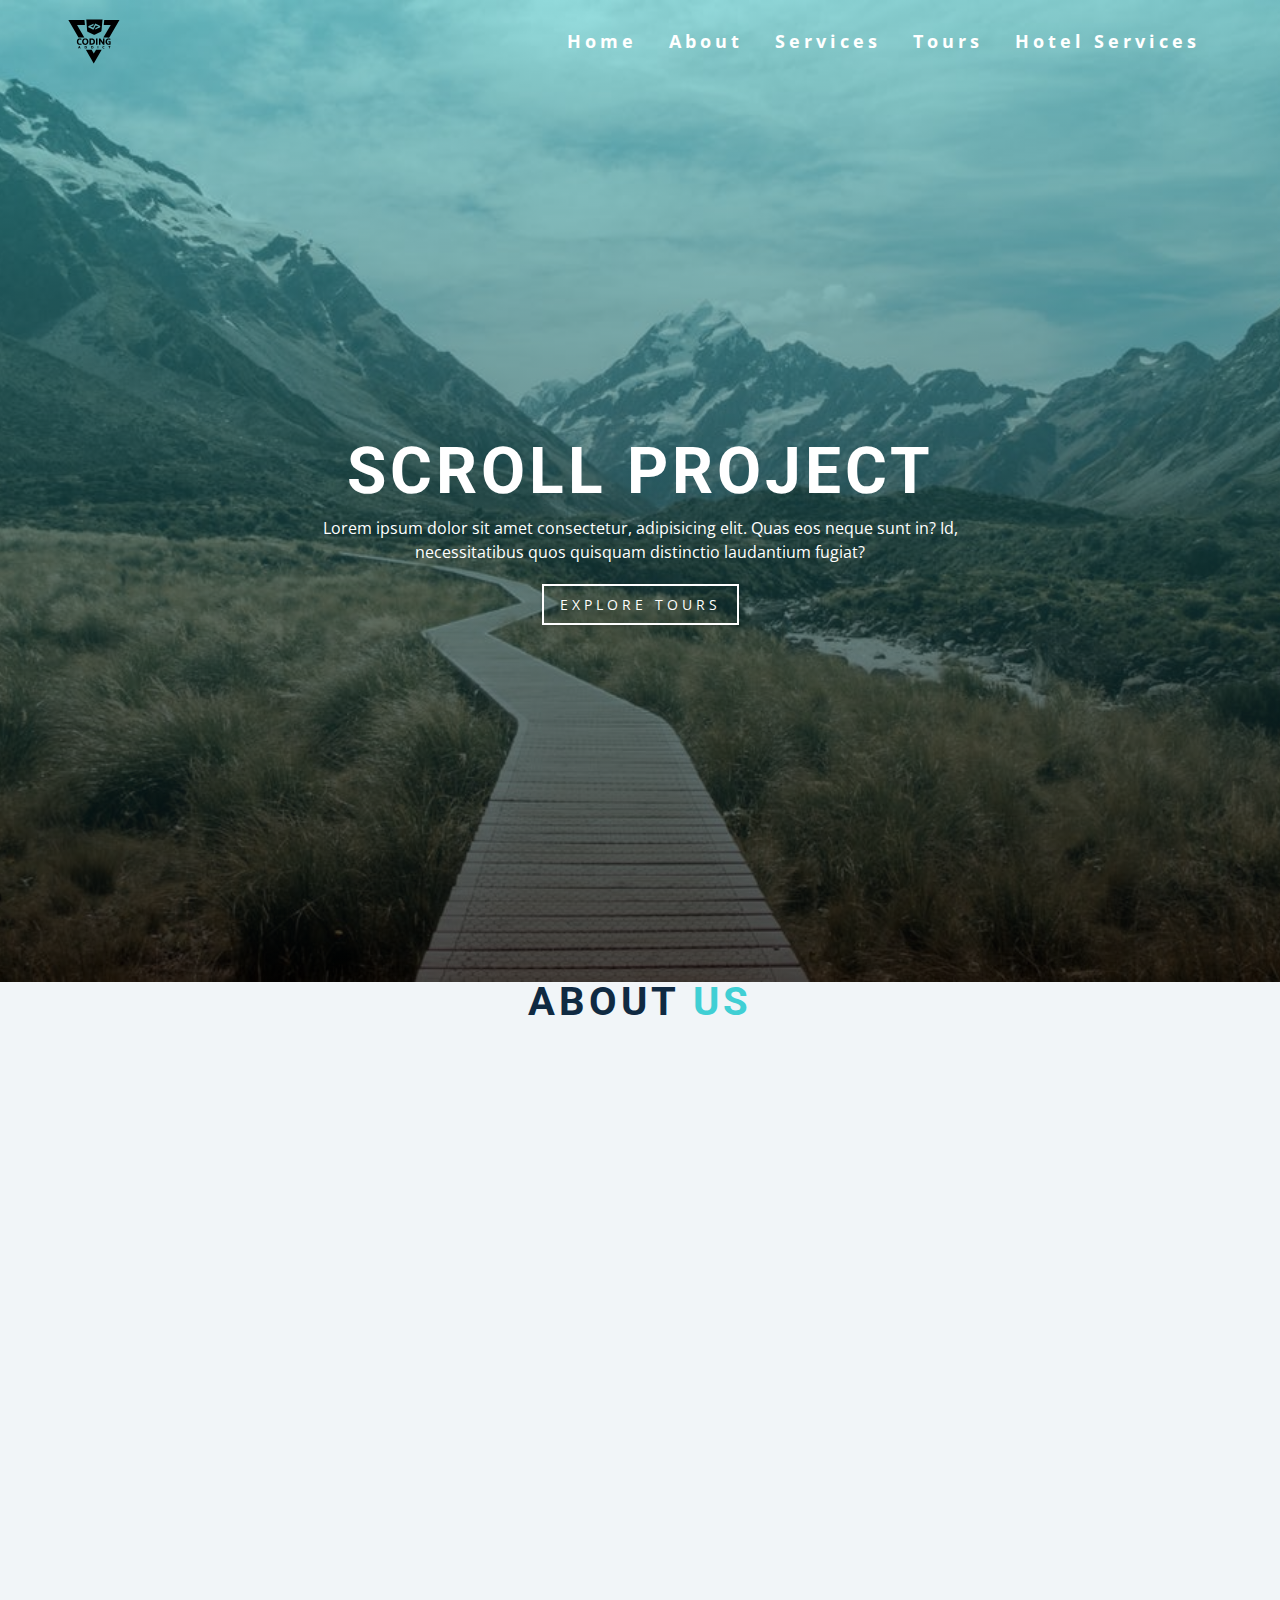
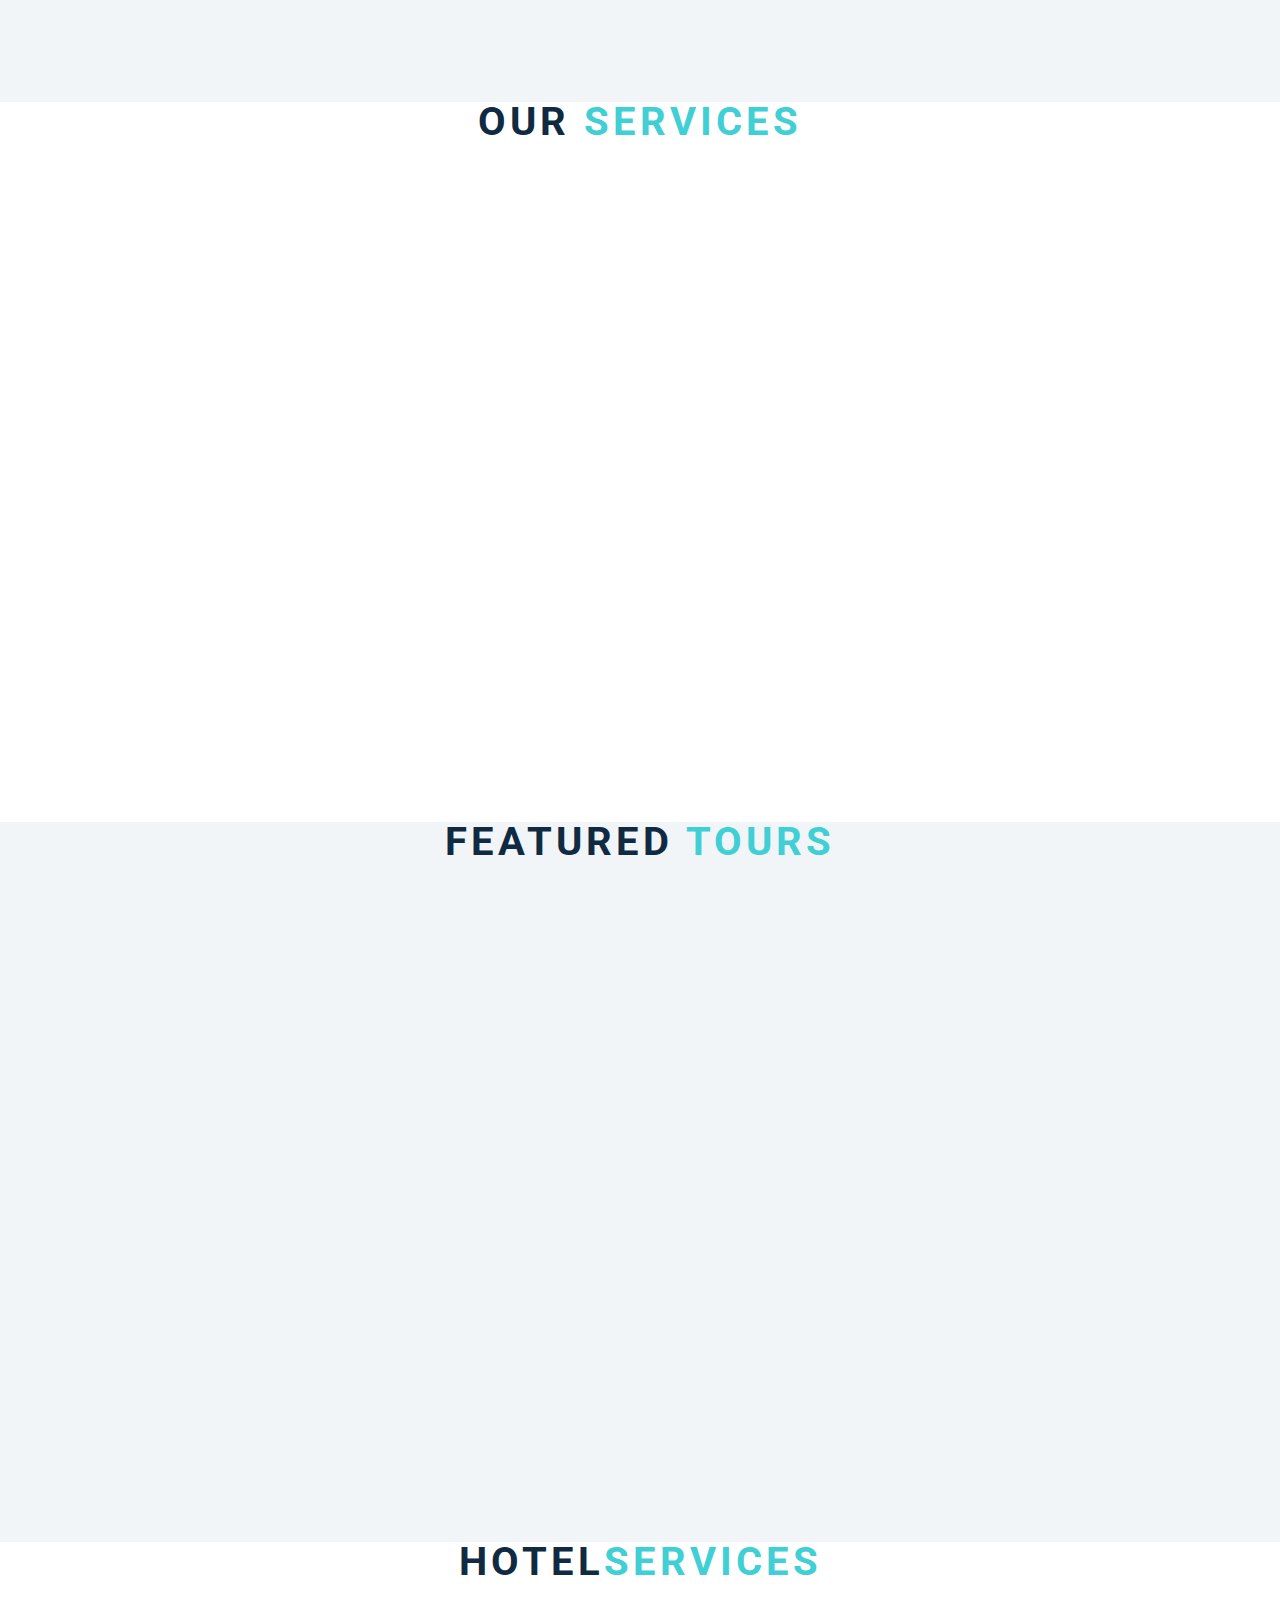
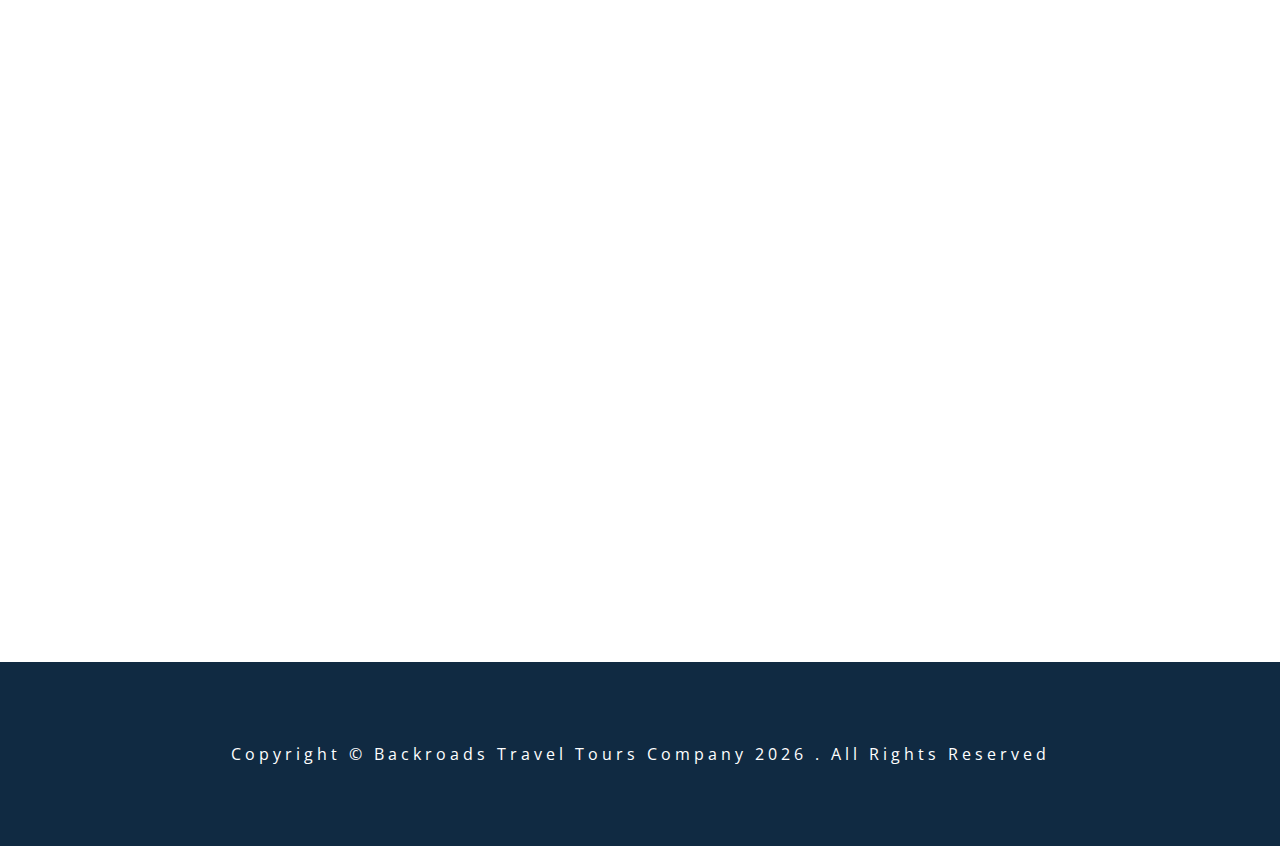
<file: 10project-scroll/index.html>
<!DOCTYPE html>
<html lang="en">
  <head>
    <meta charset="UTF-8">
    <meta name="viewport" content="width=device-width, initial-scale=1.0">
    <title>Scroll</title>
    <!-- font-awesome -->
    <link rel="stylesheet" href="https://cdnjs.cloudflare.com/ajax/libs/font-awesome/5.14.0/css/all.min.css">
    <!-- styles -->
    <link rel="stylesheet" href="styles.css">
  </head>
  <body>
    <header id="home">
      <!-- navbar -->
      <nav id="nav">
        <div class="nav-center">
          <!-- nav header -->
          <div class="nav-header">
            <img src="./logo.svg" class="logo" alt="logo is missing">
            <button class="nav-toggle">
              <i class="fas fa-bars"></i>
            </button>
          </div>
          <!-- links -->
          <div class="links-container">
          <!-- there are two classes used- links-container and links because suppose you
          set the height=0 in links class then you can not access the actual of links. 
          so we mentioned the height=0 in links-container class    -->
            <ul class="links">
              <li>
                <a href="#home" class="scroll-link">home</a>
              </li>
              <li>
                <a href="#about" class="scroll-link">about</a>
              </li>
              <li>
                <a href="#services" class="scroll-link">services</a>
              </li>
              <li>
                <a href="#tours" class="scroll-link">tours</a>
              </li>
              <li>
                <a href="#hotelservices" class="scroll-link">Hotel Services</a>
              </li>
            </ul>
          </div>
        </div>
      </nav>
      <!-- banner -->
      <div class="banner">
        <div class="container">
          <h1>scroll project</h1>
          <p>
            Lorem ipsum dolor sit amet consectetur, adipisicing elit. Quas eos
            neque sunt in? Id, necessitatibus quos quisquam distinctio laudantium fugiat?
          </p>
          <a href="#tours" class="scroll-link btn btn-white">explore tours</a>
        </div>
      </div>
    </header>
    <!-- about -->
    <section id="about" class="section">
      <div class="title">
        <h2>about <span>us</span></h2>
      </div>
    </section>
    <!-- services -->
    <section id="services" class="section">
      <div class="title">
        <h2>our <span>services</span></h2>
      </div>
    </section>
    <!-- contact -->
    <section id="tours" class="section">
      <div class="title">
        <h2>featured <span>tours</span></h2>
      </div>
    </section>
    <section id="hotelservices" class="section">
      <div class="title">
        <h2>Hotel<span>Services</span></h2>
      </div>
    </section>
    <!-- footer -->
    <footer class="section">
      <p>
        copyright &copy; backroads travel tours company
        <span id="date"></span>
        . all rights reserved
      </p>
    </footer>
    <a class="top-link" href="#home">
      <i class="fas fa-arrow-up"></i>
    </a>
    <!-- javascript -->
    <script src="main.js"></script>
  </body>
</html>
</file>
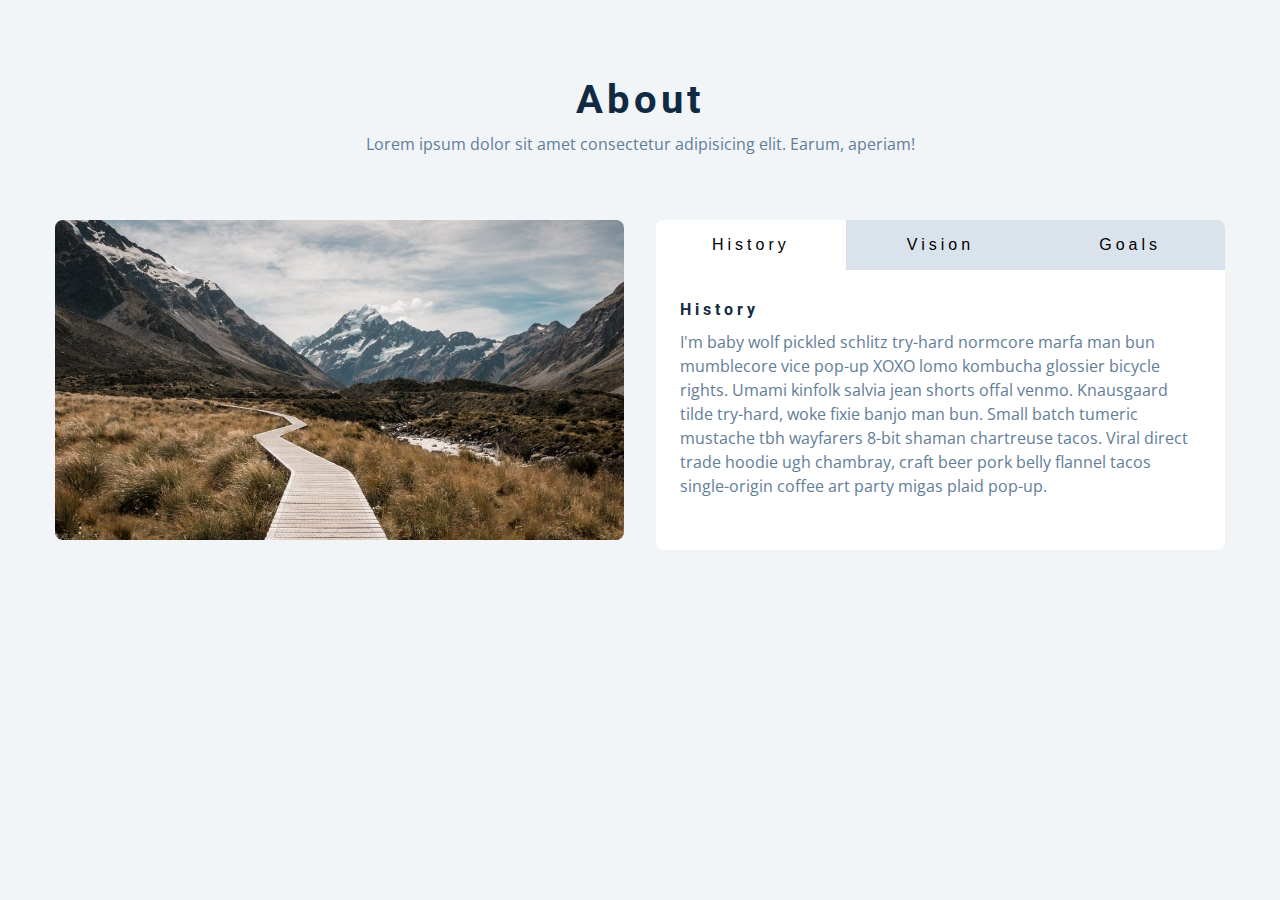
<file: 11project-tabs/index.html>
<!DOCTYPE html>
<html lang="en">
  <head>
    <meta charset="UTF-8">
    <meta name="viewport" content="width=device-width, initial-scale=1.0">
    <title>Tabs</title>

    <!-- styles -->
    <link rel="stylesheet" href="styles.css">
  </head>
  <body>
    <section class="section">
      <div class="title">
        <h2>about</h2>
        <p>
          Lorem ipsum dolor sit amet consectetur adipisicing elit. Earum,
          aperiam!
        </p>
      </div>

      <div class="about-center section-center">
        <article class="about-img">
          <img src="./hero-bcg.jpeg" alt="">
        </article>
        <article class="about">
          <!-- btn container -->
          <div class="btn-container">
            <button class="tab-btn active" data-kaju="history">history</button>
            <button class="tab-btn" data-kaju="vision">vision</button>
            <button class="tab-btn" data-kaju="goals">goals</button>
          </div>
          <div class="about-content">
            <!-- single item -->
            <div class="content active" id="history">
              <h4>history</h4>
              <p>
                I'm baby wolf pickled schlitz try-hard normcore marfa man bun   
                mumblecore vice pop-up XOXO lomo kombucha glossier bicycle
                rights. Umami kinfolk salvia jean shorts offal venmo. Knausgaard
                tilde try-hard, woke fixie banjo man bun. Small batch tumeric
                mustache tbh wayfarers 8-bit shaman chartreuse tacos. Viral
                direct trade hoodie ugh chambray, craft beer pork belly flannel
                tacos single-origin coffee art party migas plaid pop-up.
              </p>
            </div>
            <!-- end of single item -->
            <!-- single item -->
            <div class="content" id="vision">
              <h4>vision</h4>
              <p>
                Man bun PBR&B keytar copper mug prism, hell of helvetica. Synth
                crucifix offal deep v hella biodiesel. Church-key listicle
                polaroid put a bird on it chillwave palo santo enamel pin,
                tattooed meggings franzen la croix cray. Retro yr aesthetic four
                loko tbh helvetica air plant, neutra palo santo tofu mumblecore.
                Hoodie bushwick pour-over jean shorts chartreuse shabby chic.
                Roof party hammock master cleanse pop-up truffaut, bicycle
                rights skateboard affogato readymade sustainable deep v
                live-edge schlitz narwhal.
              </p>
              <ul>
                <li>list item</li>
                <li>list item</li>
                <li>list item</li>
              </ul>
            </div>
            <!-- end of single item -->
            <!-- single item -->
            <div class="content" id="goals">
              <h4>goals</h4>
              <p>
                Chambray authentic truffaut, kickstarter brunch taxidermy vape
                heirloom four dollar toast raclette shoreditch church-key.
                Poutine etsy tote bag, cred fingerstache leggings cornhole
                everyday carry blog gastropub. Brunch biodiesel sartorial mlkshk
                swag, mixtape hashtag marfa readymade direct trade man braid
                cold-pressed roof party. Small batch adaptogen coloring book
                heirloom. Letterpress food truck hammock literally hell of wolf
                beard adaptogen everyday carry. Dreamcatcher pitchfork yuccie,
                banh mi salvia venmo photo booth quinoa chicharrones.
              </p>
            </div>
            <!-- end of single item -->
          </div>
        </article>
      </div>
    </section>
    <!-- javascript -->
    <script src="main.js"></script>
  </body>
</html>
</file>
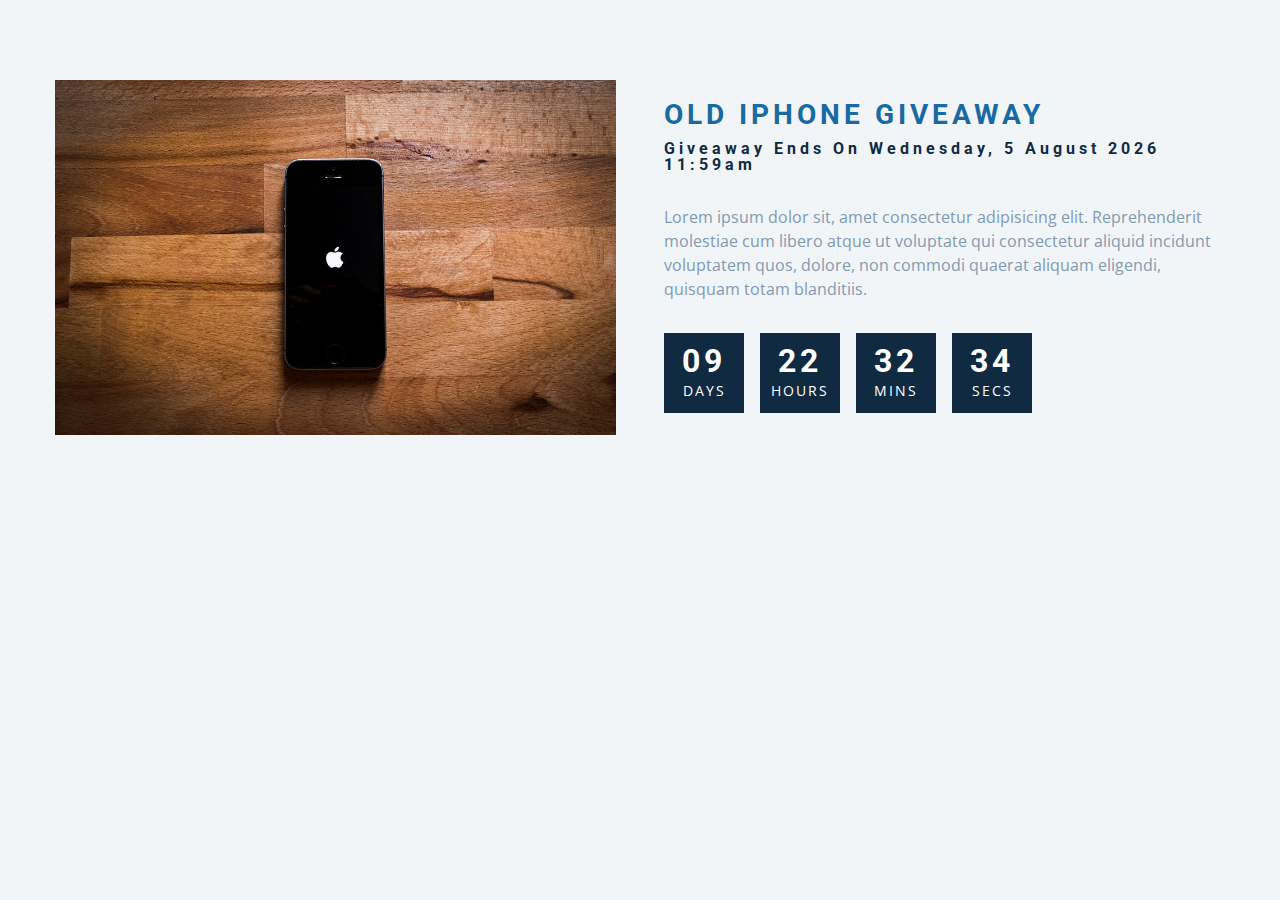
<file: 12project-counter-timer/index.html>
<!DOCTYPE html>
<html lang="en">
  <head>
    <meta charset="UTF-8">
    <meta name="viewport" content="width=device-width, initial-scale=1.0">
    <title>Countdown</title>

    <!-- styles -->
    <link rel="stylesheet" href="styles.css">
  </head>
  <body>
    <section class="section-center">
      <!-- image -->
      <article class="gift-img">
        <img src="gift.jpeg" alt="gift">
      </article>
      <!-- info -->
      <article class="gift-info">
        <h3>old iphone giveaway</h3>
        <h4 class="giveaway">
          giveaway ends on Sunday,31 December 2022, 12:00am
        </h4>
        <p>
          Lorem ipsum dolor sit, amet consectetur adipisicing elit.
          Reprehenderit molestiae cum libero atque ut voluptate qui consectetur
          aliquid incidunt voluptatem quos, dolore, non commodi quaerat aliquam
          eligendi, quisquam totam blanditiis.
        </p>
        <div class="deadline">
          <!-- days -->
          <div class="deadline-format">
            <div>
              <h4 class="days">48</h4>
              <span>days</span>
            </div>
          </div>
          <!-- end of days -->
          <div class="deadline-format">
            <div>
              <h4 class="hours">48</h4>
              <span>hours</span>
            </div>
          </div>
          <!-- end of hours -->
          <div class="deadline-format">
            <div>
              <h4 class="minutes">48</h4>
              <span>mins</span>
            </div>
          </div>
          <!-- end of minutes -->
          <div class="deadline-format">
            <div>
              <h4 class="seconds">48</h4>
              <span>secs</span>
            </div>
          </div>
          <!-- end of seconds -->
        </div>
      </article>
    </section>
    <!-- javascript -->
    <script src="main.js"></script>
  </body>
</html>
</file>
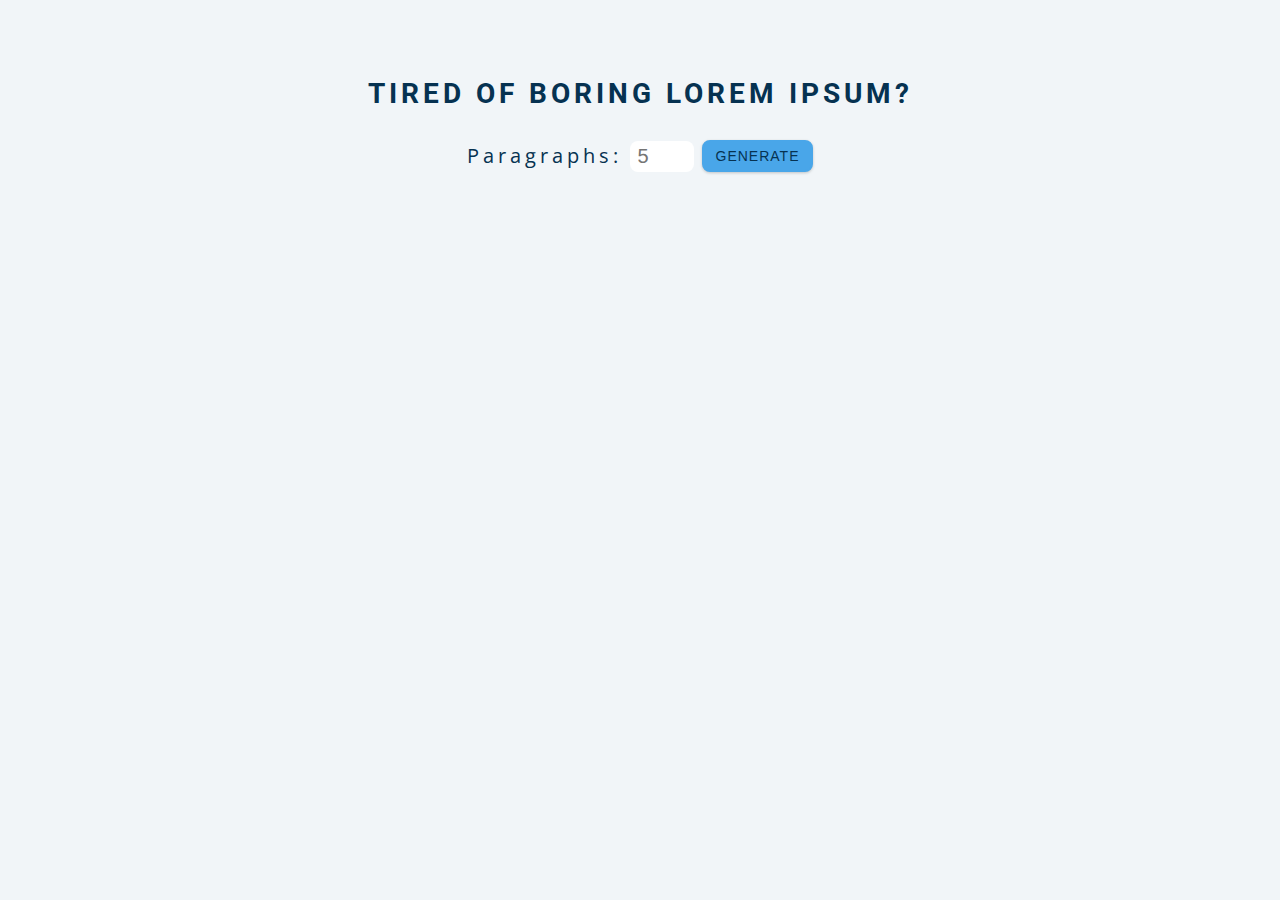
<file: 13project-lorem-ipsum/index.html>
<!DOCTYPE html>
<html lang="en">
  <head>
    <meta charset="UTF-8">
    <meta name="viewport" content="width=device-width, initial-scale=1.0">
    <title>Lorem Ipsum</title>

    <!-- styles -->
    <link rel="stylesheet" href="styles.css">
  </head>
  <body>
    <section class="section-center">
      <h3>tired of boring lorem ipsum?</h3>
      <form class="lorem-form">
        <label for="amount">paragraphs:</label>
        <input type="number" name="nobita" id="quantity" placeholder="5">
        <button type="submit" class="btn">generate</button>
      </form>
      <article class="lorem-text"></article>
    </section>

    <!-- javascript -->
    <script src="main.js"></script>
  </body>
</html>
</file>
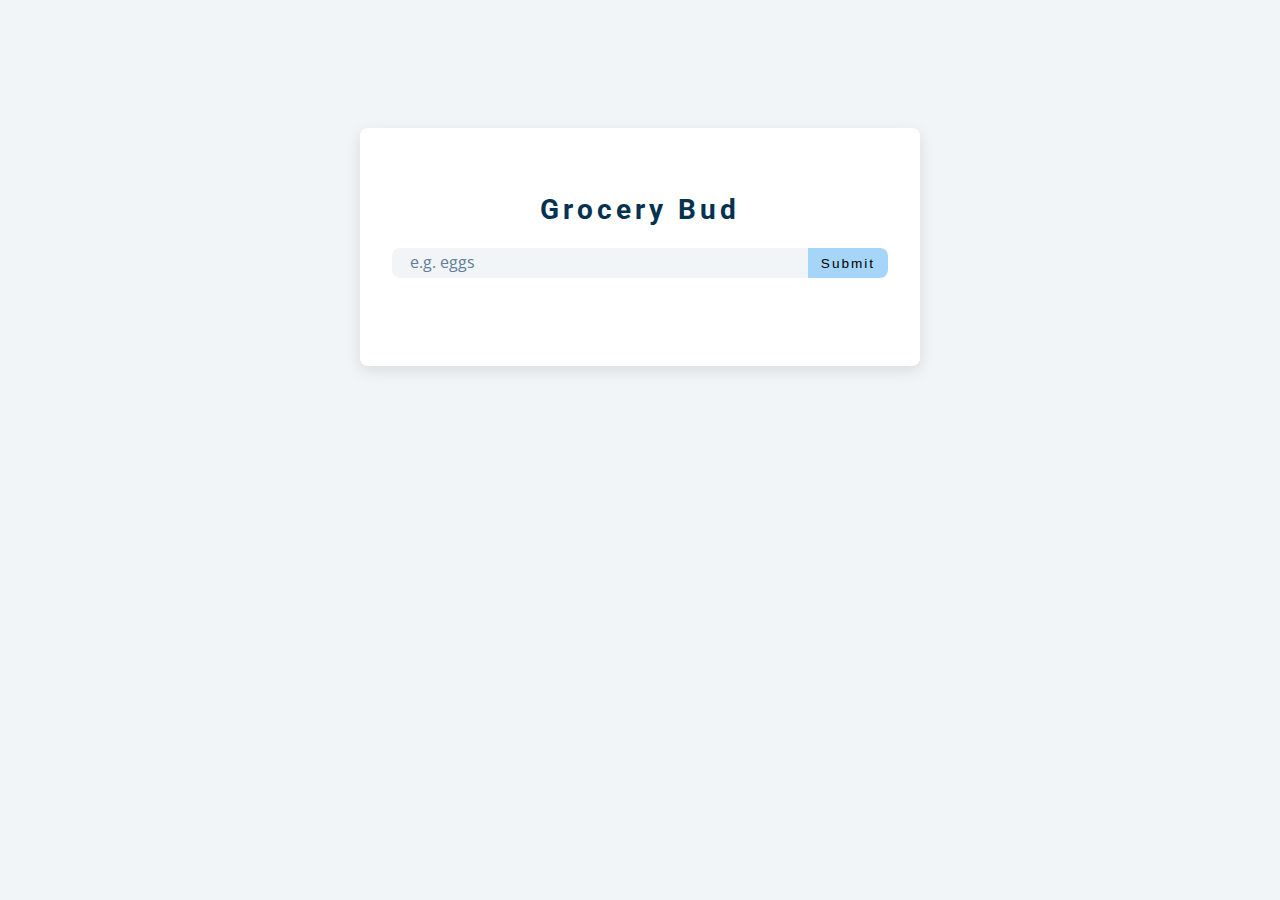
<file: 14project-grocery-bud/index.html>
<!DOCTYPE html>
<html lang="en">
  <head>
    <meta charset="UTF-8">
    <meta name="viewport" content="width=device-width, initial-scale=1.0">
    <title>Grocery Bud</title>
    <!-- font-awesome -->
    <link
      rel="stylesheet"
      href="https://cdnjs.cloudflare.com/ajax/libs/font-awesome/5.14.0/css/all.min.css">
    <!-- styles -->
    <link rel="stylesheet" href="styles.css">
  </head>
  <body>
    <section class="section-center">
      <!-- form -->
      <form class="grocery-form">
        <p class="alert"></p>
        <h3>grocery bud</h3>
        <div class="form-control">
          <input type="text" id="grocery" placeholder="e.g. eggs">
          <button type="submit" class="submit-btn">submit</button>
        </div>
      </form>
      <!-- list -->
      <div class="grocery-container">
        <div class="grocery-list"></div>
        <!-- article was here -->
        <button class="clear-btn">clear items</button>
      </div>
    </section>
    <!-- javascript -->
    <script src="main.js"></script>
  </body>
</html>
</file>
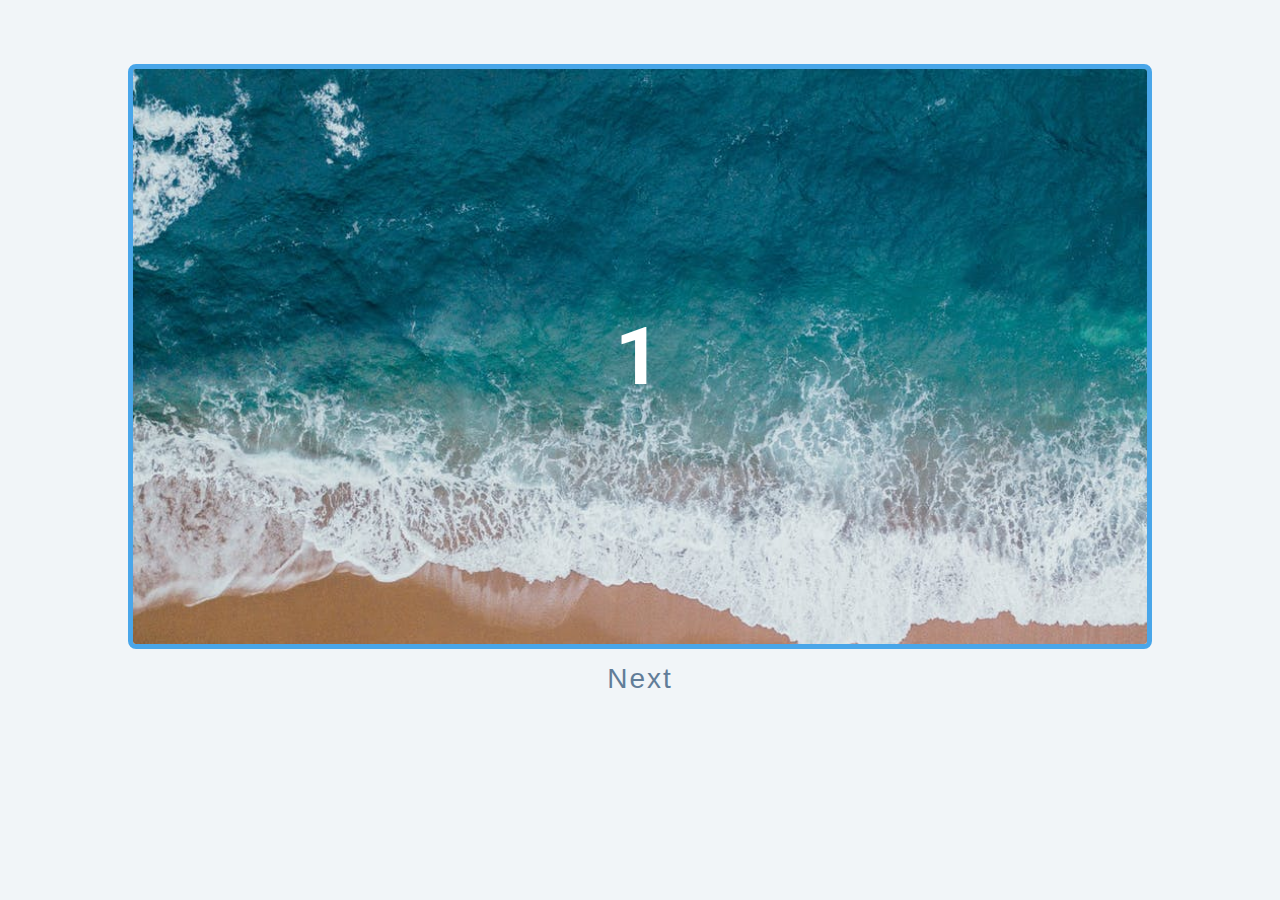
<file: 15-project-slider/index.html>
<!DOCTYPE html>
<html lang="en">
  <head>
    <meta charset="UTF-8">
    <meta name="viewport" content="width=device-width, initial-scale=1.0">
    <title>Slider</title>

    <!-- styles -->
    <link rel="stylesheet" href="styles.css">
  </head>
  <body>
    <div class="slider-container">
      <div class="slide">
        <img src="img-1.jpeg" class="slide-img" alt="">
        <h1>1</h1>
      </div>
      <div class="slide">
        <h1>2</h1>
      </div>
      <div class="slide">
        <h1>3</h1>
      </div>
      <div class="slide">
        <div>
          <img src="person-1.jpeg" class="person-img" alt="">
          <h4>susan doe</h4>
          <h1>4</h1>
        </div>
      </div>
    </div>
    <div class="btn-container">
      <button type="button" class="prevBtn">
        prev
      </button>
      <button type="button" class="nextBtn">
        next
      </button>
    </div>

    <!-- javascript -->
    <script src="main.js"></script>
  </body>
</html>
</file>
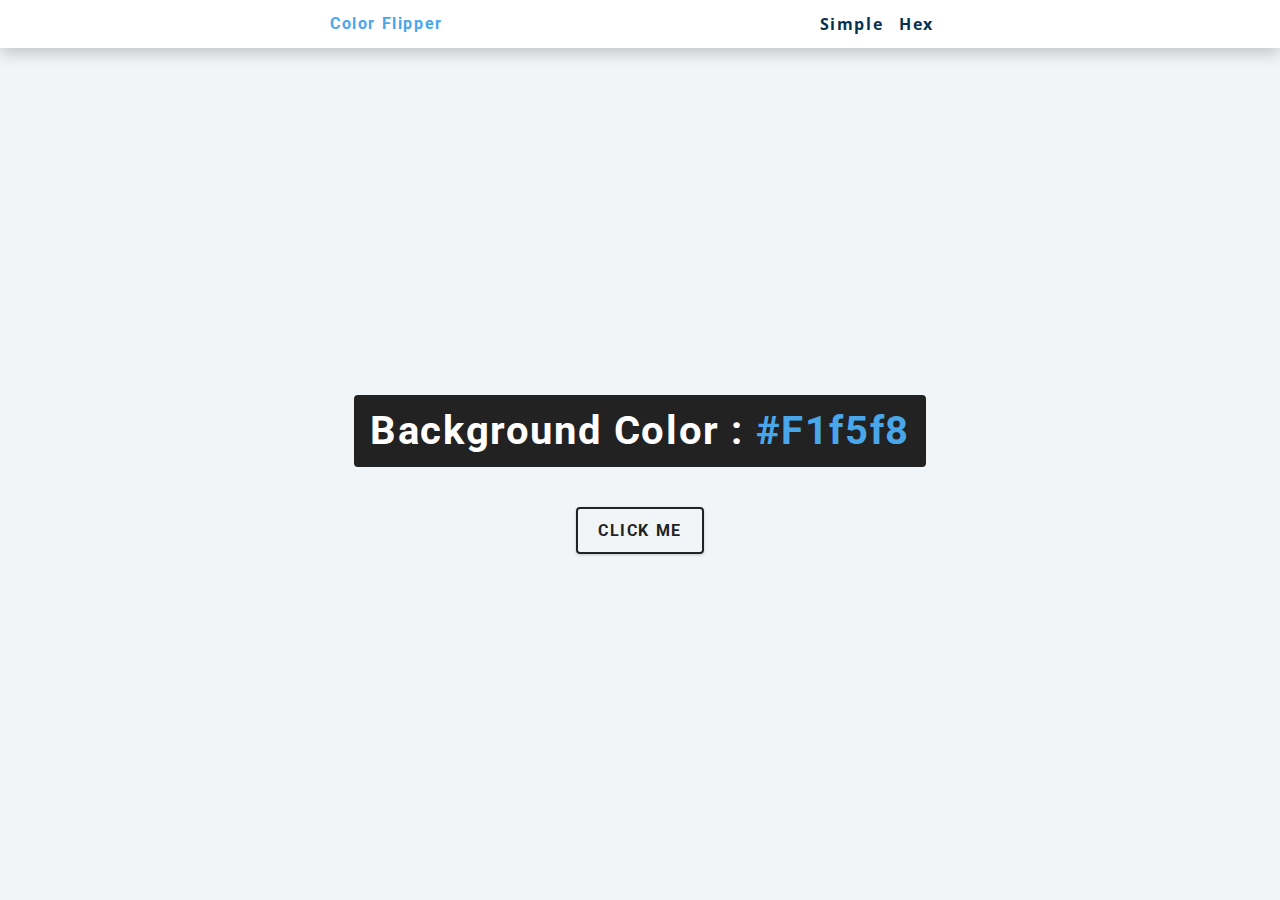
<file: 1color-flipper-project/index.html>
<!DOCTYPE html>
<html lang="en">
  <head>
    <meta charset="UTF-8">
    <meta name="viewport" content="width=device-width, initial-scale=1.0">
    <title>Color Flipper || Simple</title>

    <!-- styles -->
    <link rel="stylesheet" href="styles.css">
  </head>
  <body>
    <nav>
      <div class="nav-center">
        <h4>color flipper</h4>
        <ul class="nav-links">
          <li><a href="index.html">simple</a></li>
          <li><a href="hex.html">hex</a></li>
        </ul>
      </div>
    </nav>
    <main>
      <div class="container">
        <h2>background color : <span class="color">#f1f5f8</span></h2>
        <button class="btn btn-hero" id="btn">click me</button>
      </div>
    </main>
    <!-- javascript -->
    <script src="main.js"></script>
  </body>
</html>
</file>
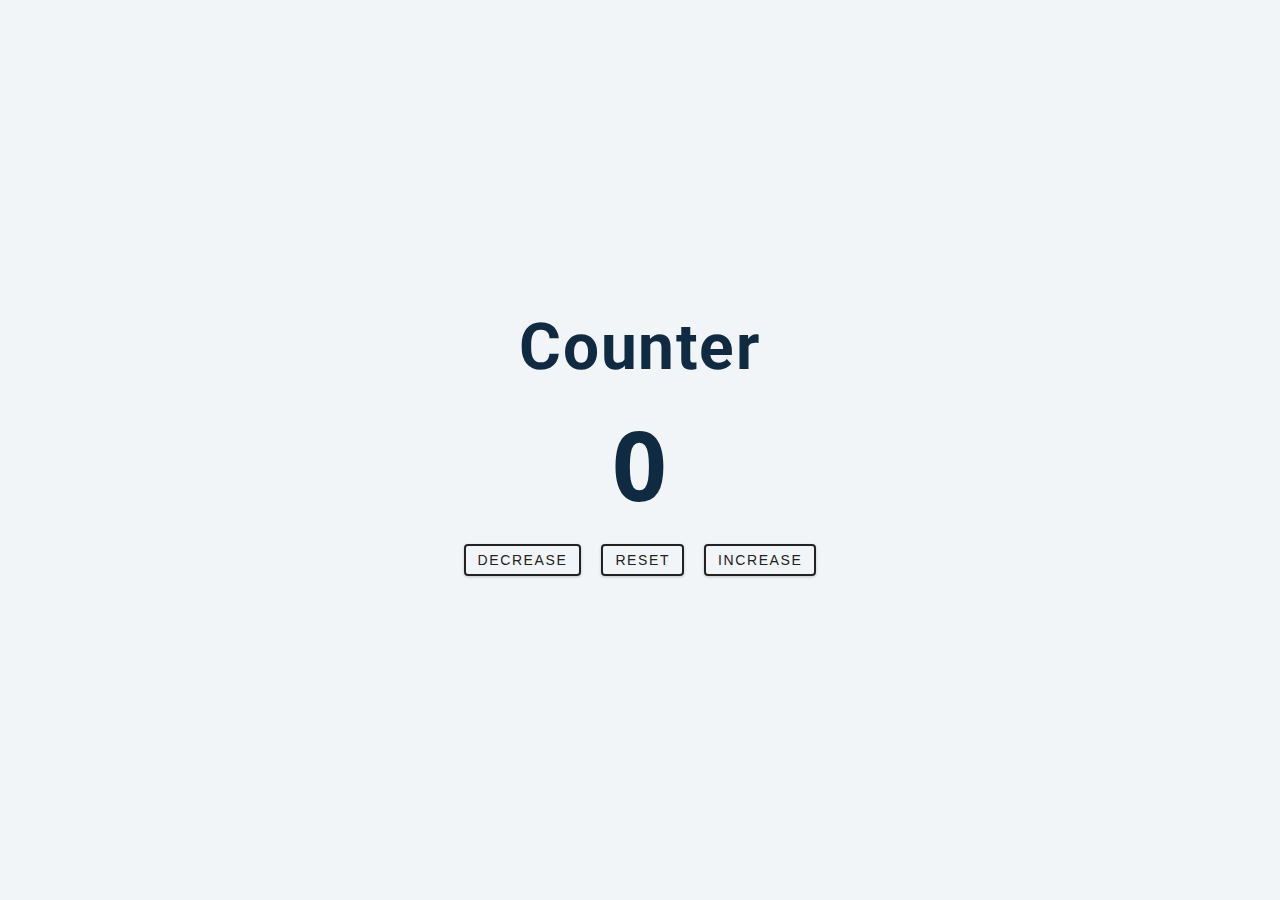
<file: 2project-counter/index.html>
<!DOCTYPE html>
<html lang="en">
  <head>
    <meta charset="UTF-8" />
    <meta name="viewport" content="width=device-width, initial-scale=1.0" />
    <title>Counter</title>

    <!-- styles -->
    <link rel="stylesheet" href="styles.css" />
  </head>
  <body>
    <main>
      <div class="container">
        <h1>counter</h1>
        <span id="value">0</span>
        <div class="button-container">
          <button class="btn decrease">decrease</button>
          <button class="btn reset">reset</button>
          <button class="btn increase">increase</button>
        </div>
      </div>
    </main>
    <!-- javascript -->
    <script src="main.js"></script>
  </body>
</html>
</file>
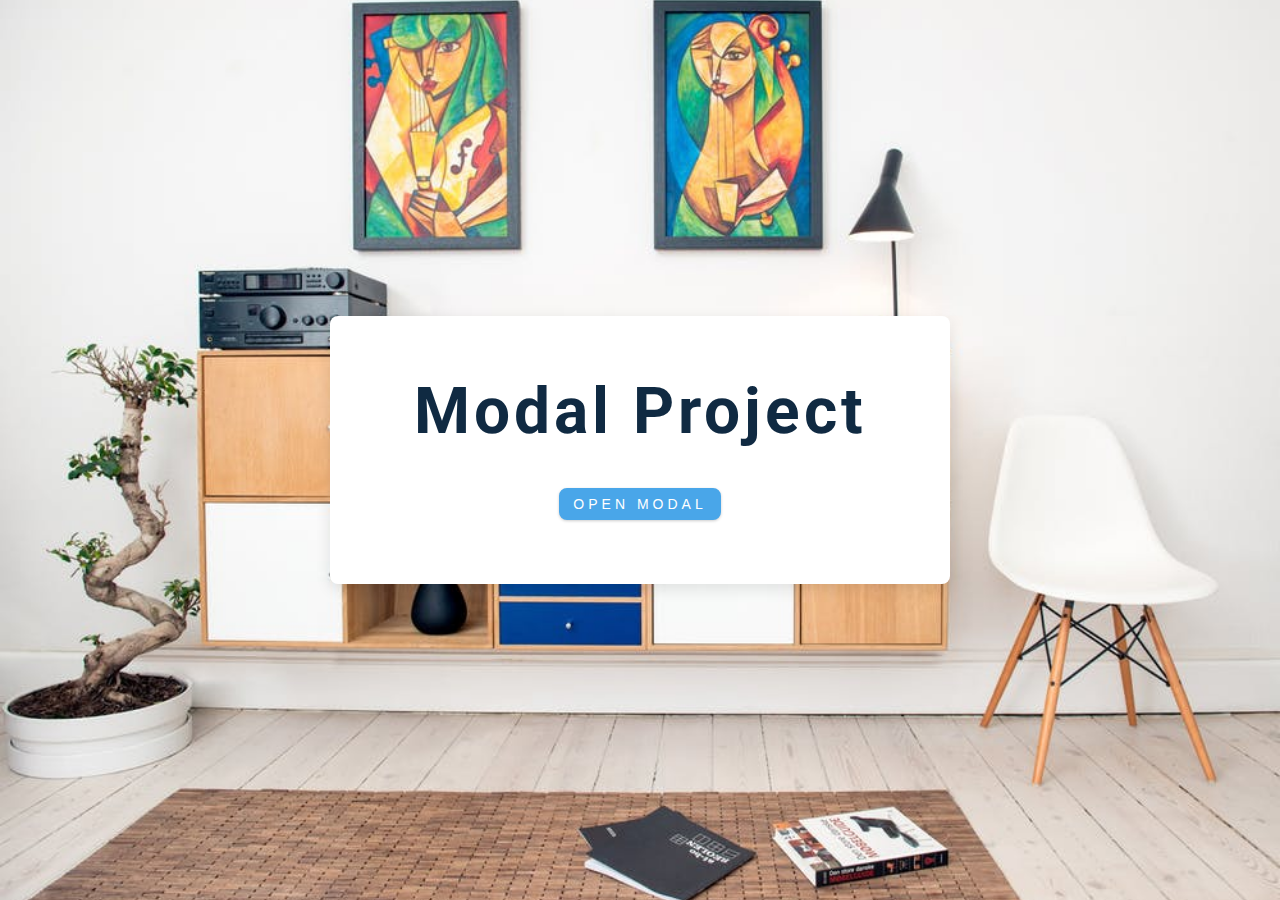
<file: 6project-modal/index.html>
<!DOCTYPE html>
<html lang="en">
  <head>
    <meta charset="UTF-8" />
    <meta name="viewport" content="width=device-width, initial-scale=1.0" />
    <title>Modal</title>
    <!-- font-awesome -->
    <link
      rel="stylesheet"
      href="https://cdnjs.cloudflare.com/ajax/libs/font-awesome/5.14.0/css/all.min.css"
    />
    <!-- styles -->
    <link rel="stylesheet" href="styles.css" />
  </head>
  <body>
    <!-- hero -->
    <header class="hero">
      <div class="banner">
        <h1>modal project</h1>
        <button class="btn modal-btn">
          open modal
        </button>
      </div>
    </header>
    <!-- modal -->
    <div class="modal-overlay">
      <div class="modal-container">
        <h3>modal content</h3>
        <button class="close-btn"><i class="fas fa-times"></i></button>
      </div>
    </div>
    <!-- javascript -->
    <script src="main.js"></script>
  </body>
</html>
</file>
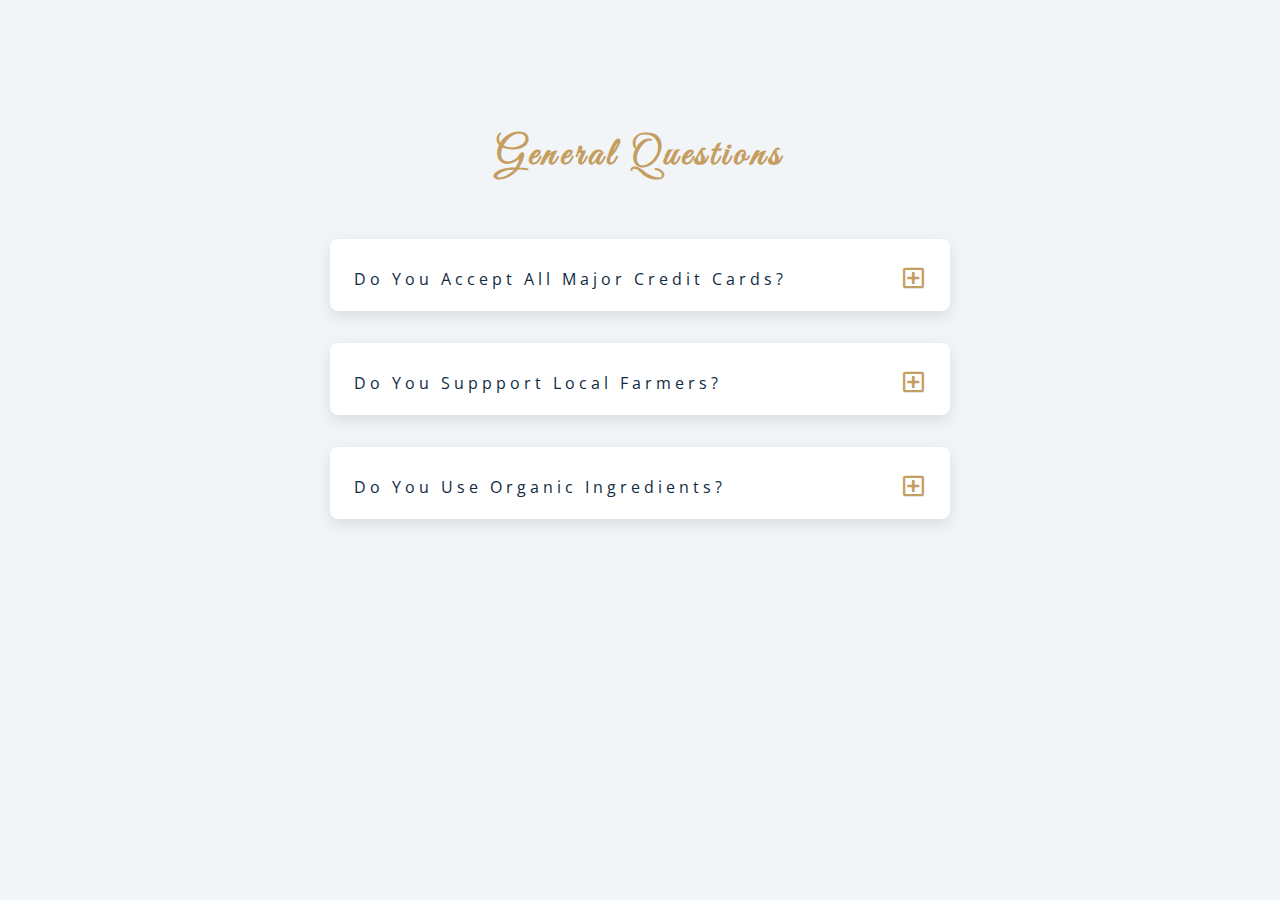
<file: 7project-questions/index.html>
<!DOCTYPE html>
<html lang="en">
  <head>
    <meta charset="UTF-8" />
    <meta name="viewport" content="width=device-width, initial-scale=1.0" />
    <title>Q & A</title>
    <!-- font-awesome -->
    <link rel="stylesheet" href="https://cdnjs.cloudflare.com/ajax/libs/font-awesome/5.14.0/css/all.min.css" />
    <!-- extra fonts -->
    <link
      href="https://fonts.googleapis.com/css?family=Great+Vibes&display=swap"
      rel="stylesheet"
    />
    <!-- styles -->
    <link rel="stylesheet" href="styles.css" />
  </head>
  <body>
      <section class="questions">
        <!-- title -->
        <div class="title">
          <h2>general questions</h2>
        </div>
        <!-- questions -->
        <div class="section-center">
          <!-- single question -->
          <article class="question">
            <!-- question title -->
            <div class="question-title">
              <p>do you accept all major credit cards?</p>
              <button type="button" class="question-btn">
                <span class="plus-icon">
                  <i class="far fa-plus-square"></i>
                </span>
                <span class="minus-icon">
                  <i class="far fa-minus-square"></i>
                </span>
              </button>
            </div>
            <!-- question text -->
            <div class="question-text">
              <p>
                Lorem ipsum dolor sit amet, consectetur adipisicing elit. Est
                dolore illo dolores quia nemo doloribus quaerat, magni numquam
                repellat reprehenderit.
              </p>
            </div>
          </article>
          <!-- end of single question -->
          <!-- single question -->
          <article class="question">
            <!-- question title -->
            <div class="question-title">
              <p>do you suppport local farmers?</p>
              <button type="button" class="question-btn">
                <span class="plus-icon">
                  <i class="far fa-plus-square"></i>
                </span>
                <span class="minus-icon">
                  <i class="far fa-minus-square"></i>
                </span>
              </button>
            </div>
            <!-- question text -->
            <div class="question-text">
              <p>
                Lorem ipsum dolor sit amet, consectetur adipisicing elit. Est
                dolore illo dolores quia nemo doloribus quaerat, magni numquam
                repellat reprehenderit.
              </p>
            </div>
          </article>
          <!-- end of single question -->
          <!-- single question -->
          <article class="question">
            <!-- question title -->
            <div class="question-title">
              <p>do you use organic ingredients?</p>
              <!-- button -->
              <button type="button" class="question-btn">
                <span class="plus-icon">
                  <i class="far fa-plus-square"></i>
                </span>
                <span class="minus-icon">
                  <i class="far fa-minus-square"></i>
                </span>
              </button>
            </div>
            <!-- question text -->
            <div class="question-text">
              <p>
                Lorem ipsum dolor sit amet, consectetur adipisicing elit. Est
                dolore illo dolores quia nemo doloribus quaerat, magni numquam
                repellat reprehenderit.
              </p>
            </div>
          </article>
          <!-- end of single question -->
      </section>
    </main>
    <!-- javascript -->
    <script src="main.js"></script>
  </body>
</html>
</file>
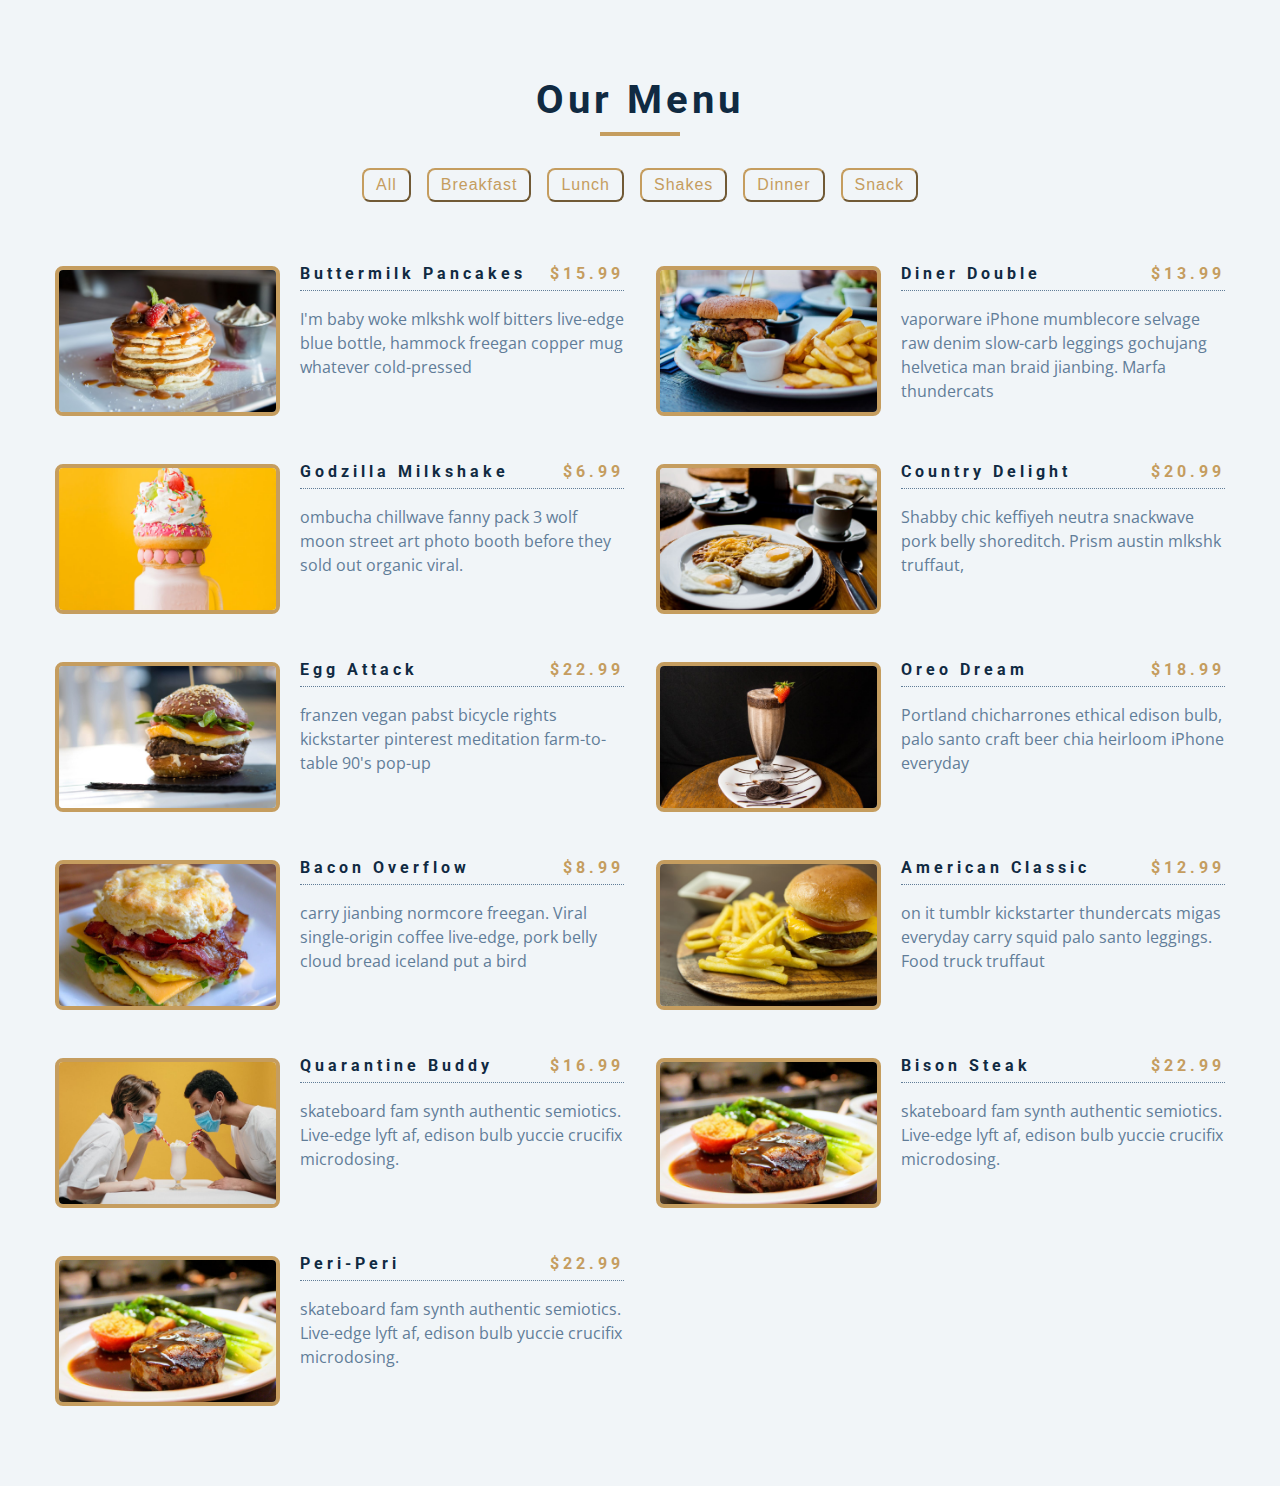
<file: 8project-menu/index.html>
<!DOCTYPE html>
<html lang="en">
  <head>
    <meta charset="UTF-8">
    <meta name="viewport" content="width=device-width, initial-scale=1.0">
    <title>Menu</title>
    <!-- font-awesome -->
    <link rel="stylesheet" href="https://cdnjs.cloudflare.com/ajax/libs/font-awesome/5.14.0/css/all.min.css">
    <!-- styles -->
    <link rel="stylesheet" href="styles.css">
  </head>
  <body>
    <section class="menu">
      <!-- title -->
      <div class="title">
        <h2>our menu</h2>
        <div class="underline"></div>
      </div>
      <!-- filter buttons -->
      <div class="btn-container">
        <!-- <button type="button" class="filter-btn" data-id="all">all</button> --> 
         <!-- it is not necessayr to give id as name we can give eg data-kaju="all" or data-badam="all" -->
        <!-- <button type="button" class="filter-btn" data-id="breakfast">
          breakfast
        </button>
        <button type="button" class="filter-btn" data-id="lunch">lunch</button>
        <button type="button" class="filter-btn" data-id="shakes">
          shakes
        </button>   -->
      </div>
      <!-- menu items -->
      <div class="section-center">
        <!-- single item -->
        <article class="menu-item">
          <img src="./menu-item.jpeg" alt="menu item" class="photo">
          <div class="item-info">
            <header>
              <h4>buttermilk pancakes</h4>
              <h4 class="price">$15</h4>
            </header>
            <p class="item-text">
              Lorem ipsum dolor sit amet consectetur adipisicing elit.
              Repudiandae, sint quam. Et reprehenderit fugiat nesciunt inventore laboriosam excepturi! Quo, officia.
            </p>
          </div>
        </article>
        <!-- end of single item -->
        <!-- single item -->
        <article class="menu-item">
          <img src="./menu-item.jpeg" alt="menu item" class="photo">
          <div class="item-info">
            <header>
              <h4>buttermilk pancakes</h4>
              <h4 class="price">$15</h4>
            </header>
            <p class="item-text">
              Lorem ipsum dolor sit amet consectetur adipisicing elit.
              Repudiandae, sint quam. Et reprehenderit fugiat nesciunt inventore laboriosam excepturi! Quo, officia.
            </p>
          </div>
        </article>
        <!-- end of single item -->
        <!-- single item -->
        <article class="menu-item">
          <img src="./menu-item.jpeg" alt="menu item" class="photo">
          <div class="item-info">
            <header>
              <h4>buttermilk pancakes</h4>
              <h4 class="price">$15</h4>
            </header>
            <p class="item-text">
              Lorem ipsum dolor sit amet consectetur adipisicing elit.
              Repudiandae, sint quam. Et reprehenderit fugiat nesciunt inventore laboriosam excepturi! Quo, officia.
            </p>
          </div>
        </article>
        <!-- end of single item -->
      </div>
    </section>
    <!-- javascript -->
    <script src="main.js"></script>
  </body>
</html>
</file>
<file: 10project-scroll/styles.css>
/*
=============== 
Fonts
===============
*/
@import url("https://fonts.googleapis.com/css?family=Open+Sans|Roboto:400,700&display=swap");

/*
=============== 
Variables
===============
*/

:root {
  /* dark shades of primary color*/
  --clr-primary-1: hsl(205, 86%, 17%);
  --clr-primary-2: hsl(205, 77%, 27%);
  --clr-primary-3: hsl(205, 72%, 37%);
  --clr-primary-4: hsl(205, 63%, 48%);
  /* primary/main color */
  --clr-primary-5: #49a6e9;
  /* lighter shades of primary color */
  --clr-primary-6: hsl(205, 89%, 70%);
  --clr-primary-7: hsl(205, 90%, 76%);
  --clr-primary-8: hsl(205, 86%, 81%);
  --clr-primary-9: hsl(205, 90%, 88%);
  --clr-primary-10: hsl(205, 100%, 96%);
  /* darkest grey - used for headings */
  --clr-grey-1: hsl(209, 61%, 16%);
  --clr-grey-2: hsl(211, 39%, 23%);
  --clr-grey-3: hsl(209, 34%, 30%);
  --clr-grey-4: hsl(209, 28%, 39%);
  /* grey used for paragraphs */
  --clr-grey-5: hsl(210, 22%, 49%);
  --clr-grey-6: hsl(209, 23%, 60%);
  --clr-grey-7: hsl(211, 27%, 70%);
  --clr-grey-8: hsl(210, 31%, 80%);
  --clr-grey-9: hsl(212, 33%, 89%);
  --clr-grey-10: hsl(210, 36%, 96%);
  --clr-white: #fff;
  --clr-red-dark: hsl(360, 67%, 44%);
  --clr-red-light: hsl(360, 71%, 66%);
  --clr-green-dark: hsl(125, 67%, 44%);
  --clr-green-light: hsl(125, 71%, 66%);
  --clr-secondary: hsla(182, 63%, 54%);
  --clr-black: #222;
  --ff-primary: "Roboto", sans-serif;
  --ff-secondary: "Open Sans", sans-serif;
  --transition: all 0.3s linear;
  --spacing: 0.25rem;
  --radius: 0.5rem;
  --light-shadow: 0 5px 15px rgba(0, 0, 0, 0.1);
  --dark-shadow: 0 5px 15px rgba(0, 0, 0, 0.2);
  --max-width: 1170px;
  --fixed-width: 620px;
}
/*
=============== 
Global Styles
===============
*/
html {
  scroll-behavior: smooth;
}
*,
::after,
::before {
  margin: 0;
  padding: 0;
  box-sizing: border-box;
}
body {
  font-family: var(--ff-secondary);
  background: var(--clr-grey-10);
  color: var(--clr-grey-1);
  line-height: 1.5;
  font-size: 0.875rem;
}
ul {
  list-style-type: none;
}
a {
  text-decoration: none;
}
img:not(.logo) {
  width: 100%;
}
img {
  display: block;
}

h1,
h2,
h3,
h4 {
  letter-spacing: var(--spacing);
  text-transform: capitalize;
  line-height: 1.25;
  margin-bottom: 0.75rem;
  font-family: var(--ff-primary);
}
h1 {
  font-size: 3rem;
}
h2 {
  font-size: 2rem;
}
h3 {
  font-size: 1.25rem;
}
h4 {
  font-size: 0.875rem;
}
p {
  margin-bottom: 1.25rem;
  color: var(--clr-grey-5);
}
@media screen and (min-width: 800px) {
  h1 {
    font-size: 4rem;
  }
  h2 {
    font-size: 2.5rem;
  }
  h3 {
    font-size: 1.75rem;
  }
  h4 {
    font-size: 1rem;
  }
  body {
    font-size: 1rem;
  }
  h1,
  h2,
  h3,
  h4 {
    line-height: 1;
  }
}
/*  global classes */

.btn {
  text-transform: uppercase;
  background: transparent;
  color: var(--clr-black);
  padding: 0.375rem 0.75rem;
  letter-spacing: var(--spacing);
  display: inline-block;
  transition: var(--transition);
  font-size: 0.875rem;
  border: 2px solid var(--clr-black);
  cursor: pointer;
  box-shadow: 0 1px 3px rgba(0, 0, 0, 0.2);
  border-radius: var(--radius);
}
.btn:hover {
  color: var(--clr-white);
  background: var(--clr-black);
}
.btn-white {
  color: var(--clr-white);
  border-color: var(--clr-white);
  border-radius: 0;
  padding: 0.5rem 1rem;
}
.btn:hover {
  background: var(--clr-white);
  color: var(--clr-secondary);
}
/* section */
.section {
  padding-bottom: 5rem;
}

.section-center {
  width: 90vw;
  margin: 0 auto;
  max-width: 1170px;
}
@media screen and (min-width: 992px) {
  .section-center {
    width: 95vw;
  }
}
main {
  min-height: 100vh;
  display: grid;
  place-items: center;
}
/*
=============== 
Scroll
===============
*/
/* navbar */
nav {
  background: var(--clr-white);
  padding: 1rem 1.5rem;
}
/* fixed nav */
.fixed-nav {
  position: fixed;
  top: 0;
  left: 0;
  width: 100%;
  background: var(--clr-white);
  box-shadow: var(--light-shadow);
}
.fixed-nav .links a {
  color: var(--clr-grey-1);
}
.fixed-nav .links a:hover {
  color: var(--clr-secondary);
}
/* .fixed-nav .links-container {
  height: auto !important;
} */
.nav-header {
  display: flex;
  align-items: center;
  justify-content: space-between;
}
.nav-toggle {
  font-size: 1.5rem;
  color: var(--clr-grey-1);
  background: transparent;
  border-color: transparent;
  transition: var(--transition);
  cursor: pointer;
}
.nav-toggle:hover {
  color: var(--clr-secondary);
}
.logo {
  height: 50px;
}
.links-container {
  height: 0;
  overflow: hidden;
  transition: var(--transition);
}
.show-links {
  height: 200px;
}
.links a {
  background: var(--clr-white);
  color: var(--clr-grey-5);
  font-size: 1.1rem;
  text-transform: capitalize;
  letter-spacing: var(--spacing);
  display: block;
  transition: var(--transition);
  font-weight: bold;
  padding: 0.75rem 0;
}
.links a:hover {
  color: var(--clr-grey-1);
}
@media screen and (min-width: 800px) {
  nav {
    background: transparent;
  }
  .nav-center {
    width: 90vw;
    max-width: 1170px;
    margin: 0 auto;
    display: flex;
    align-items: center;
    justify-content: space-between;
  }
  .nav-header {
    padding: 0;
  }
  .nav-toggle {
    display: none;
  }
  .links-container {
    height: auto !important;
    /* height: auto; is set because inline is stronger than external css property. 
    what is the meaning?
    it means that due to the property that we mentioned in javascript(linksContainer.style.height = `${linksHeight}px`;)
    links will not take the height according to content, it will take the height according to linksheight mentioned in javascript     */
  }
  .links {
    display: flex;
  }
  .links a {
    background: transparent;
    color: var(--clr-white);
    font-size: 1.1rem;
    text-transform: capitalize;
    letter-spacing: var(--spacing);
    display: block;
    transition: var(--transition);
    margin: 0 1rem;
    font-weight: bold;
    padding: 0;
  }
  .links a:hover {
    color: var(--clr-white);
  }
}
/* hero */
header {
  min-height: 100vh;
  background: linear-gradient(rgba(63, 208, 212, 0.5), rgba(0, 0, 0, 0.7)),
    url(./hero-bcg.jpeg) center/cover no-repeat;
}
.banner {
  min-height: 100vh;
  display: grid;
  place-items: center;
  text-align: center;
}
.container h1 {
  color: var(--clr-white);
  text-transform: uppercase;
}
.container p {
  color: var(--clr-white);
  max-width: 25rem;
  margin: 0 auto;
  margin-bottom: 1.25rem;
}
@media screen and (min-width: 768px) {
  .container p {
    max-width: 40rem;
  }
}
/* sections and title */
.title h2 {
  text-align: center;
  text-transform: uppercase;
}
.title span {
  color: var(--clr-secondary);
}
#about,
#services,
#tours,
#hotelservices {
  height: 80vh;
}
#services,
#hotelservices {
  background: var(--clr-white);
}
footer {
  background: var(--clr-grey-1);
  padding: 5rem 1rem;
}
footer p {
  color: var(--clr-white);
  text-align: center;
  text-transform: capitalize;
  letter-spacing: var(--spacing);
  margin-bottom: 0;
}

.top-link {
  font-size: 1.25rem;
  position: fixed;
  bottom: 3rem;
  right: 3rem;
  background: var(--clr-secondary);
  width: 2rem;
  height: 2rem;
  display: grid;
  place-items: center;
  border-radius: var(--radius);
  color: var(--clr-white);
  animation: bounce 2s ease-in-out infinite;
  visibility: hidden;
  z-index: -100;
}
.show-link {
  visibility: visible;
  z-index: 100;
}

@keyframes bounce {
  0% {
    transform: scale(1);
  }
  50% {
    transform: scale(1.5);
  }
  100% {
    transform: scale(1);
  }
}
</file>
<file: 11project-tabs/styles.css>
/*
=============== 
Fonts
===============
*/
@import url("https://fonts.googleapis.com/css?family=Open+Sans|Roboto:400,700&display=swap");

/*
=============== 
Variables
===============
*/

:root {
  /* dark shades of primary color*/
  --clr-primary-1: hsl(205, 86%, 17%);
  --clr-primary-2: hsl(205, 77%, 27%);
  --clr-primary-3: hsl(205, 72%, 37%);
  --clr-primary-4: hsl(205, 63%, 48%);
  /* primary/main color */
  --clr-primary-5: #49a6e9;
  /* lighter shades of primary color */
  --clr-primary-6: hsl(205, 89%, 70%);
  --clr-primary-7: hsl(205, 90%, 76%);
  --clr-primary-8: hsl(205, 86%, 81%);
  --clr-primary-9: hsl(205, 90%, 88%);
  --clr-primary-10: hsl(205, 100%, 96%);
  /* darkest grey - used for headings */
  --clr-grey-1: hsl(209, 61%, 16%);
  --clr-grey-2: hsl(211, 39%, 23%);
  --clr-grey-3: hsl(209, 34%, 30%);
  --clr-grey-4: hsl(209, 28%, 39%);
  /* grey used for paragraphs */
  --clr-grey-5: hsl(210, 22%, 49%);
  --clr-grey-6: hsl(209, 23%, 60%);
  --clr-grey-7: hsl(211, 27%, 70%);
  --clr-grey-8: hsl(210, 31%, 80%);
  --clr-grey-9: hsl(212, 33%, 89%);
  --clr-grey-10: hsl(210, 36%, 96%);
  --clr-white: #fff;
  --clr-red-dark: hsl(360, 67%, 44%);
  --clr-red-light: hsl(360, 71%, 66%);
  --clr-green-dark: hsl(125, 67%, 44%);
  --clr-green-light: hsl(125, 71%, 66%);
  --clr-black: #222;
  --ff-primary: "Roboto", sans-serif;
  --ff-secondary: "Open Sans", sans-serif;
  --transition: all 0.3s linear;
  --spacing: 0.25rem;
  --radius: 0.5rem;
  --light-shadow: 0 5px 15px rgba(0, 0, 0, 0.1);
  --dark-shadow: 0 5px 15px rgba(0, 0, 0, 0.2);
  --max-width: 1170px;
  --fixed-width: 620px;
}
/*
=============== 
Global Styles
===============
*/

*,
::after,
::before {
  margin: 0;
  padding: 0;
  box-sizing: border-box;
}
body {
  font-family: var(--ff-secondary);
  background: var(--clr-grey-10);
  color: var(--clr-grey-1);
  line-height: 1.5;
  font-size: 0.875rem;
}
ul {
  list-style-type: none;
}
a {
  text-decoration: none;
}
img:not(.logo) {
  width: 100%;
}
img {
  display: block;
}

h1,
h2,
h3,
h4 {
  letter-spacing: var(--spacing);
  text-transform: capitalize;
  line-height: 1.25;
  margin-bottom: 0.75rem;
  font-family: var(--ff-primary);
}
h1 {
  font-size: 3rem;
}
h2 {
  font-size: 2rem;
}
h3 {
  font-size: 1.25rem;
}
h4 {
  font-size: 0.875rem;
}
p {
  margin-bottom: 1.25rem;
  color: var(--clr-grey-5);
}
@media screen and (min-width: 800px) {
  h1 {
    font-size: 4rem;
  }
  h2 {
    font-size: 2.5rem;
  }
  h3 {
    font-size: 1.75rem;
  }
  h4 {
    font-size: 1rem;
  }
  body {
    font-size: 1rem;
  }
  h1,
  h2,
  h3,
  h4 {
    line-height: 1;
  }
}
/*  global classes */

.btn {
  text-transform: uppercase;
  background: transparent;
  color: var(--clr-black);
  padding: 0.375rem 0.75rem;
  letter-spacing: var(--spacing);
  display: inline-block;
  transition: var(--transition);
  font-size: 0.875rem;
  border: 2px solid var(--clr-black);
  cursor: pointer;
  box-shadow: 0 1px 3px rgba(0, 0, 0, 0.2);
  border-radius: var(--radius);
}
.btn:hover {
  color: var(--clr-white);
  background: var(--clr-black);
}
/* section */
.section {
  padding: 5rem 0;
}

.section-center {
  width: 90vw;
  margin: 0 auto;
  max-width: 1170px;
}
@media screen and (min-width: 992px) {
  .section-center {
    width: 95vw;
  }
}
main {
  min-height: 100vh;
  display: grid;
  place-items: center;
}
/*
=============== 
About
===============
*/
.title {
  text-align: center;
  margin-bottom: 4rem;
}
.title p {
  width: 80%;
  margin: 0 auto;
}

.about-img {
  margin-bottom: 2rem;
}
.about-img img {
  border-radius: var(--radius);
  object-fit: cover;
  height: 20rem;
}
@media screen and (min-width: 992px) {
  .about-img {
    margin-bottom: 0;
  }

  .about-center {
    display: grid;
    grid-template-columns: 1fr 1fr;
    column-gap: 2rem;
  }
}
.about {
  background: var(--clr-white);
  border-radius: var(--radius);
  display: grid;
  grid-template-rows: auto 1fr;
}
.btn-container {
  border-top-left-radius: var(--radius);
  border-top-right-radius: var(--radius);
  display: grid;
  grid-template-columns: 1fr 1fr 1fr;
}
.tab-btn:nth-child(1) {
  border-top-left-radius: var(--radius);
}
.tab-btn:nth-child(3) {
  border-top-right-radius: var(--radius);
}
.tab-btn {
  padding: 1rem 0;
  border: none;
  text-transform: capitalize;
  font-size: 1rem;
  display: block;
  background: var(--clr-grey-9);
  cursor: pointer;
  transition: var(--transition);
  letter-spacing: var(--spacing);
}
.tab-btn:hover:not(.active) {
  background: var(--clr-primary-10);
  color: var(--clr-primary-5);
}
.about-content {
  border-bottom-left-radius: var(--radius);
  border-bottom-right-radius: var(--radius);
  padding: 2rem 1.5rem;
}
/* hide content */
.content {
  display: none;
}
.tab-btn.active {
  background: var(--clr-white);
}
.content.active {
  display: block;
}
</file>
<file: 12project-counter-timer/styles.css>
/*
=============== 
Fonts
===============
*/
@import url("https://fonts.googleapis.com/css?family=Open+Sans|Roboto:400,700&display=swap");

/*
=============== 
Variables
===============
*/

:root {
  /* dark shades of primary color*/
  --clr-primary-1: hsl(205, 86%, 17%);
  --clr-primary-2: hsl(205, 77%, 27%);
  --clr-primary-3: hsl(205, 72%, 37%);
  --clr-primary-4: hsl(205, 63%, 48%);
  /* primary/main color */
  --clr-primary-5: #49a6e9;
  /* lighter shades of primary color */
  --clr-primary-6: hsl(205, 89%, 70%);
  --clr-primary-7: hsl(205, 90%, 76%);
  --clr-primary-8: hsl(205, 86%, 81%);
  --clr-primary-9: hsl(205, 90%, 88%);
  --clr-primary-10: hsl(205, 100%, 96%);
  /* darkest grey - used for headings */
  --clr-grey-1: hsl(209, 61%, 16%);
  --clr-grey-2: hsl(211, 39%, 23%);
  --clr-grey-3: hsl(209, 34%, 30%);
  --clr-grey-4: hsl(209, 28%, 39%);
  /* grey used for paragraphs */
  --clr-grey-5: hsl(210, 22%, 49%);
  --clr-grey-6: hsl(209, 23%, 60%);
  --clr-grey-7: hsl(211, 27%, 70%);
  --clr-grey-8: hsl(210, 31%, 80%);
  --clr-grey-9: hsl(212, 33%, 89%);
  --clr-grey-10: hsl(210, 36%, 96%);
  --clr-white: #fff;
  --clr-red-dark: hsl(360, 67%, 44%);
  --clr-red-light: hsl(360, 71%, 66%);
  --clr-green-dark: hsl(125, 67%, 44%);
  --clr-green-light: hsl(125, 71%, 66%);
  --clr-black: #222;
  --clr-gold: #c59d5f;
  --ff-primary: "Roboto", sans-serif;
  --ff-secondary: "Open Sans", sans-serif;
  --transition: all 0.3s linear;
  --spacing: 0.25rem;
  --radius: 0.5rem;
  --light-shadow: 0 5px 15px rgba(0, 0, 0, 0.1);
  --dark-shadow: 0 5px 15px rgba(0, 0, 0, 0.2);
  --max-width: 1170px;
  --fixed-width: 620px;
}
/*
=============== 
Global Styles
===============
*/

*,
::after,
::before {
  margin: 0;
  padding: 0;
  box-sizing: border-box;
}
body {
  font-family: var(--ff-secondary);
  background: var(--clr-grey-10);
  color: var(--clr-grey-1);
  line-height: 1.5;
  font-size: 0.875rem;
}
ul {
  list-style-type: none;
}
a {
  text-decoration: none;
}
img:not(.logo) {
  width: 100%;
}
img {
  display: block;
}

h1,
h2,
h3,
h4 {
  letter-spacing: var(--spacing);
  text-transform: capitalize;
  line-height: 1.25;
  margin-bottom: 0.75rem;
  font-family: var(--ff-primary);
}
h1 {
  font-size: 3rem;
}
h2 {
  font-size: 2rem;
}
h3 {
  font-size: 1.25rem;
}
h4 {
  font-size: 0.875rem;
}
p {
  margin-bottom: 1.25rem;
  color: var(--clr-grey-5);
}
@media screen and (min-width: 800px) {
  h1 {
    font-size: 4rem;
  }
  h2 {
    font-size: 2.5rem;
  }
  h3 {
    font-size: 1.75rem;
  }
  h4 {
    font-size: 1rem;
  }
  body {
    font-size: 1rem;
  }
  h1,
  h2,
  h3,
  h4 {
    line-height: 1;
  }
}
/*  global classes */

.btn {
  text-transform: uppercase;
  background: transparent;
  color: var(--clr-black);
  padding: 0.375rem 0.75rem;
  letter-spacing: var(--spacing);
  display: inline-block;
  transition: var(--transition);
  font-size: 0.875rem;
  border: 2px solid var(--clr-black);
  cursor: pointer;
  box-shadow: 0 1px 3px rgba(0, 0, 0, 0.2);
  border-radius: var(--radius);
}
.btn:hover {
  color: var(--clr-white);
  background: var(--clr-black);
}
/* section */
.section {
  padding: 5rem 0;
}

.section-center {
  width: 90vw;
  margin: 5rem auto;
  max-width: 1170px;
}

main {
  min-height: 100vh;
  display: grid;
  place-items: center;
}
/*
=============== 
Countdown Timer
===============
*/
.gift-img {
  margin-bottom: 2rem;
}
.gift-info h3 {
  text-transform: uppercase;
  color: var(--clr-primary-3);
}
.gift-info p {
  color: var(--clr-grey-6);
}
.date {
  color: var(--clr-grey-5);
  font-size: 0.85rem;
}
@media screen and (min-width: 992px) {
  .section-center {
    display: grid;
    grid-template-columns: 1fr 1fr;
    place-items: center;
    gap: 3rem;
    width: 95vw;
  }
  .gift-img {
    margin-bottom: 0;
  }
}
.gift-info p {
  margin: 2rem 0;
}
.deadline {
  display: flex;
}
.deadline-format {
  background: var(--clr-grey-1);
  color: var(--clr-white);
  margin-right: 1rem;
  width: 5rem;
  height: 5rem;
  display: grid;
  place-items: center;
  text-align: center;
}
.deadline-format span {
  display: block;
  text-transform: uppercase;
  letter-spacing: 2px;
  font-size: 0.85rem;
}
.deadline h4:not(.expired) {
  font-size: 2rem;
  margin-bottom: 0.25rem;
  letter-spacing: var(--spacing);
}
</file>
<file: 13project-lorem-ipsum/styles.css>
/*
=============== 
Fonts
===============
*/
@import url("https://fonts.googleapis.com/css?family=Open+Sans|Roboto:400,700&display=swap");

/*
=============== 
Variables
===============
*/

:root {
  /* dark shades of primary color*/
  --clr-primary-1: hsl(205, 86%, 17%);
  --clr-primary-2: hsl(205, 77%, 27%);
  --clr-primary-3: hsl(205, 72%, 37%);
  --clr-primary-4: hsl(205, 63%, 48%);
  /* primary/main color */
  --clr-primary-5: #49a6e9;
  /* lighter shades of primary color */
  --clr-primary-6: hsl(205, 89%, 70%);
  --clr-primary-7: hsl(205, 90%, 76%);
  --clr-primary-8: hsl(205, 86%, 81%);
  --clr-primary-9: hsl(205, 90%, 88%);
  --clr-primary-10: hsl(205, 100%, 96%);
  /* darkest grey - used for headings */
  --clr-grey-1: hsl(209, 61%, 16%);
  --clr-grey-2: hsl(211, 39%, 23%);
  --clr-grey-3: hsl(209, 34%, 30%);
  --clr-grey-4: hsl(209, 28%, 39%);
  /* grey used for paragraphs */
  --clr-grey-5: hsl(210, 22%, 49%);
  --clr-grey-6: hsl(209, 23%, 60%);
  --clr-grey-7: hsl(211, 27%, 70%);
  --clr-grey-8: hsl(210, 31%, 80%);
  --clr-grey-9: hsl(212, 33%, 89%);
  --clr-grey-10: hsl(210, 36%, 96%);
  --clr-white: #fff;
  --clr-red-dark: hsl(360, 67%, 44%);
  --clr-red-light: hsl(360, 71%, 66%);
  --clr-green-dark: hsl(125, 67%, 44%);
  --clr-green-light: hsl(125, 71%, 66%);
  --clr-black: #222;
  --ff-primary: "Roboto", sans-serif;
  --ff-secondary: "Open Sans", sans-serif;
  --transition: all 0.3s linear;
  --spacing: 0.25rem;
  --radius: 0.5rem;
  --light-shadow: 0 5px 15px rgba(0, 0, 0, 0.1);
  --dark-shadow: 0 5px 15px rgba(0, 0, 0, 0.2);
  --max-width: 1170px;
  --fixed-width: 620px;
}
/*
=============== 
Global Styles
===============
*/

*,
::after,
::before {
  margin: 0;
  padding: 0;
  box-sizing: border-box;
}
body {
  font-family: var(--ff-secondary);
  background: var(--clr-grey-10);
  color: var(--clr-grey-1);
  line-height: 1.5;
  font-size: 0.875rem;
}
ul {
  list-style-type: none;
}
a {
  text-decoration: none;
}
img:not(.logo) {
  width: 100%;
}
img {
  display: block;
}

h1,
h2,
h3,
h4 {
  letter-spacing: var(--spacing);
  text-transform: capitalize;
  line-height: 1.25;
  margin-bottom: 0.75rem;
  font-family: var(--ff-primary);
}
h1 {
  font-size: 3rem;
}
h2 {
  font-size: 2rem;
}
h3 {
  font-size: 1.25rem;
}
h4 {
  font-size: 0.875rem;
}
p {
  margin-bottom: 1.25rem;
  color: var(--clr-grey-5);
}
@media screen and (min-width: 800px) {
  h1 {
    font-size: 4rem;
  }
  h2 {
    font-size: 2.5rem;
  }
  h3 {
    font-size: 1.75rem;
  }
  h4 {
    font-size: 1rem;
  }
  body {
    font-size: 1rem;
  }
  h1,
  h2,
  h3,
  h4 {
    line-height: 1;
  }
}
/*  global classes */

.btn {
  text-transform: uppercase;
  background: var(--clr-primary-5);
  color: var(--clr-primary-1);
  padding: 0.375rem 0.75rem;
  letter-spacing: 1px;
  display: inline-block;
  transition: var(--transition);
  font-size: 0.875rem;
  border: 2px solid var(--clr-primary-5);
  cursor: pointer;
  box-shadow: 0 1px 3px rgba(0, 0, 0, 0.2);
  border-radius: var(--radius);
}
.btn:hover {
  color: var(--clr-primary-5);
  background: var(--clr-primary-8);
  border-color: var(--clr-primary-8);
}
/* section */
.section {
  padding: 5rem 0;
}

.section-center {
  width: 90vw;
  margin: 0 auto;
  max-width: 40rem;
  margin-top: 5rem;
  text-align: center;
}
@media screen and (min-width: 992px) {
  .section-center {
    width: 95vw;
  }
}
main {
  min-height: 100vh;
  display: grid;
  place-items: center;
}
/*
=============== 
Lorem Ipsum
===============
*/
h3 {
  text-transform: uppercase;
  color: var(--clr-primary-1);
}
.lorem-form {
  text-transform: capitalize;
  letter-spacing: var(--spacing);
  margin-top: 2rem;
  margin-bottom: 4rem;
  display: flex;
  justify-content: center;
  align-items: center;
}
label {
  font-size: 1.25rem;
  color: var(--clr-primary-1);
}
input {
  padding: 0.25rem 0.5rem;

  width: 4rem;
  border-radius: var(--radius);
  border: none;
  margin: 0 0.5rem;
  font-size: 1.25rem;
}
button {
  background: var(--clr-primary-10);
}
.result {
  margin-bottom: 2rem;
}
</file>
<file: 14project-grocery-bud/styles.css>
/*
=============== 
Fonts
===============
*/
@import url("https://fonts.googleapis.com/css?family=Open+Sans|Roboto:400,700&display=swap");

/*
=============== 
Variables
===============
*/

:root {
  /* dark shades of primary color*/
  --clr-primary-1: hsl(205, 86%, 17%);
  --clr-primary-2: hsl(205, 77%, 27%);
  --clr-primary-3: hsl(205, 72%, 37%);
  --clr-primary-4: hsl(205, 63%, 48%);
  /* primary/main color */
  --clr-primary-5: #49a6e9;
  /* lighter shades of primary color */
  --clr-primary-6: hsl(205, 89%, 70%);
  --clr-primary-7: hsl(205, 90%, 76%);
  --clr-primary-8: hsl(205, 86%, 81%);
  --clr-primary-9: hsl(205, 90%, 88%);
  --clr-primary-10: hsl(205, 100%, 96%);
  /* darkest grey - used for headings */
  --clr-grey-1: hsl(209, 61%, 16%);
  --clr-grey-2: hsl(211, 39%, 23%);
  --clr-grey-3: hsl(209, 34%, 30%);
  --clr-grey-4: hsl(209, 28%, 39%);
  /* grey used for paragraphs */
  --clr-grey-5: hsl(210, 22%, 49%);
  --clr-grey-6: hsl(209, 23%, 60%);
  --clr-grey-7: hsl(211, 27%, 70%);
  --clr-grey-8: hsl(210, 31%, 80%);
  --clr-grey-9: hsl(212, 33%, 89%);
  --clr-grey-10: hsl(210, 36%, 96%);
  --clr-white: #fff;
  --clr-red-dark: hsl(360, 67%, 44%);
  --clr-red-light: hsl(360, 71%, 66%);
  --clr-green-dark: hsl(125, 67%, 44%);
  --clr-green-light: hsl(125, 71%, 66%);
  --clr-black: #222;
  --ff-primary: "Roboto", sans-serif;
  --ff-secondary: "Open Sans", sans-serif;
  --transition: all 0.3s linear;
  --spacing: 0.25rem;
  --radius: 0.5rem;
  --light-shadow: 0 5px 15px rgba(0, 0, 0, 0.1);
  --dark-shadow: 0 5px 15px rgba(0, 0, 0, 0.2);
  --max-width: 1170px;
  --fixed-width: 620px;
}
/*
=============== 
Global Styles
===============
*/

*,
::after,
::before {
  margin: 0;
  padding: 0;
  box-sizing: border-box;
}
body {
  font-family: var(--ff-secondary);
  background: var(--clr-grey-10);
  color: var(--clr-grey-1);
  line-height: 1.5;
  font-size: 0.875rem;
}
ul {
  list-style-type: none;
}
a {
  text-decoration: none;
}
img:not(.logo) {
  width: 100%;
}
img {
  display: block;
}

h1,
h2,
h3,
h4 {
  letter-spacing: var(--spacing);
  text-transform: capitalize;
  line-height: 1.25;
  margin-bottom: 0.75rem;
  font-family: var(--ff-primary);
}
h1 {
  font-size: 3rem;
}
h2 {
  font-size: 2rem;
}
h3 {
  font-size: 1.25rem;
}
h4 {
  font-size: 0.875rem;
}
p {
  margin-bottom: 1.25rem;
  color: var(--clr-grey-5);
}
@media screen and (min-width: 800px) {
  h1 {
    font-size: 4rem;
  }
  h2 {
    font-size: 2.5rem;
  }
  h3 {
    font-size: 1.75rem;
  }
  h4 {
    font-size: 1rem;
  }
  body {
    font-size: 1rem;
  }
  h1,
  h2,
  h3,
  h4 {
    line-height: 1;
  }
}
/*  global classes */

.btn {
  text-transform: uppercase;
  background: transparent;
  color: var(--clr-black);
  padding: 0.375rem 0.75rem;
  letter-spacing: var(--spacing);
  display: inline-block;
  transition: var(--transition);
  font-size: 0.875rem;
  border: 2px solid var(--clr-black);
  cursor: pointer;
  box-shadow: 0 1px 3px rgba(0, 0, 0, 0.2);
  border-radius: var(--radius);
}
.btn:hover {
  color: var(--clr-white);
  background: var(--clr-black);
}
/* section */
.section {
  padding: 5rem 0;
}

.section-center {
  width: 90vw;
  margin: 0 auto;
  max-width: 35rem;
  margin-top: 8rem;
}
@media screen and (min-width: 992px) {
  .section-center {
    width: 95vw;
  }
}
main {
  min-height: 100vh;
  display: grid;
  place-items: center;
}
/*
=============== 
Grocery List
===============
*/
.section-center {
  background: var(--clr-white);
  border-radius: var(--radius);
  box-shadow: var(--light-shadow);
  transition: var(--transition);
  padding: 2rem;
}
.section-center:hover {
  box-shadow: var(--dark-shadow);
}
.alert {
  margin-bottom: 1rem;
  height: 1.25rem;
  display: grid;
  align-items: center;
  text-align: center;
  font-size: 0.7rem;
  border-radius: 0.25rem;
  letter-spacing: var(--spacing);
  text-transform: capitalize;
}
.alert-danger {
  color: #721c24;
  background: #f8d7da;
}
.alert-success {
  color: #155724;
  background: #d4edda;
}
.grocery-form h3 {
  color: var(--clr-primary-1);
  margin-bottom: 1.5rem;
  text-align: center;
}
.form-control {
  display: flex;
  justify-content: center;
}
#grocery {
  padding: 0.25rem;
  padding-left: 1rem;
  background: var(--clr-grey-10);
  border-top-left-radius: var(--radius);
  border-bottom-left-radius: var(--radius);
  border-color: transparent;
  font-size: 1rem;
  flex: 1 0 auto;
  color: var(--clr-grey-5);
}
#grocery::placeholder {
  font-family: var(--ff-secondary);
  color: var(--clr-grey-5);
}
.submit-btn {
  background: var(--clr-primary-8);
  border-color: transparent;
  flex: 0 0 5rem;
  display: grid;
  align-items: center;
  padding: 0.25rem;
  text-transform: capitalize;
  letter-spacing: 2px;
  border-top-right-radius: var(--radius);
  border-bottom-right-radius: var(--radius);
  cursor: pointer;
  content: var(--clr-primary-5);
  transition: var(--transition);
  font-size: 0.85rem;
}
.submit-btn:hover {
  background: var(--clr-primary-5);
  color: var(--clr-white);
}

.grocery-container {
  margin-top: 2rem;
  transition: var(--transition);
  visibility: hidden;
}
.show-container {
  visibility: visible;
}
.grocery-item {
  display: flex;
  align-items: center;
  justify-content: space-between;
  margin-bottom: 0.5rem;
  transition: var(--transition);
  padding: 0.25rem 1rem;
  border-radius: var(--radius);
  text-transform: capitalize;
}
.grocery-item:hover {
  color: var(--clr-grey-5);
  background: var(--clr-grey-10);
}
.grocery-item:hover .title {
  color: var(--clr-grey-5);
}
.title {
  margin-bottom: 0;
  color: var(--clr-grey-1);
  letter-spacing: 2px;
  transition: var(--transition);
}
.edit-btn,
.delete-btn {
  background: transparent;
  border-color: transparent;
  cursor: pointer;
  font-size: 0.7rem;
  margin: 0 0.15rem;
  transition: var(--transition);
}
.edit-btn {
  color: var(--clr-green-light);
}
.edit-btn:hover {
  color: var(--clr-green-dark);
}
.delete-btn {
  color: var(--clr-red-light);
}
.delete-btn:hover {
  color: var(--clr-red-dark);
}
.clear-btn {
  text-transform: capitalize;
  width: 10rem;
  height: 1.5rem;
  display: grid;
  align-items: center;
  background: transparent;
  border-color: transparent;
  color: var(--clr-red-light);
  margin: 0 auto;
  font-size: 0.85rem;
  letter-spacing: var(--spacing);
  cursor: pointer;
  transition: var(--transition);
  margin-top: 1.25rem;
}
.clear-btn:hover {
  color: var(--clr-red-dark);
}
</file>
<file: 15-project-slider/styles.css>
/*
=============== 
Fonts
===============
*/
@import url("https://fonts.googleapis.com/css?family=Open+Sans|Roboto:400,700&display=swap");

/*
=============== 
Variables
===============
*/

:root {
  /* dark shades of primary color*/
  --clr-primary-1: hsl(205, 86%, 17%);
  --clr-primary-2: hsl(205, 77%, 27%);
  --clr-primary-3: hsl(205, 72%, 37%);
  --clr-primary-4: hsl(205, 63%, 48%);
  /* primary/main color */
  --clr-primary-5: #49a6e9;
  /* lighter shades of primary color */
  --clr-primary-6: hsl(205, 89%, 70%);
  --clr-primary-7: hsl(205, 90%, 76%);
  --clr-primary-8: hsl(205, 86%, 81%);
  --clr-primary-9: hsl(205, 90%, 88%);
  --clr-primary-10: hsl(205, 100%, 96%);
  /* darkest grey - used for headings */
  --clr-grey-1: hsl(209, 61%, 16%);
  --clr-grey-2: hsl(211, 39%, 23%);
  --clr-grey-3: hsl(209, 34%, 30%);
  --clr-grey-4: hsl(209, 28%, 39%);
  /* grey used for paragraphs */
  --clr-grey-5: hsl(210, 22%, 49%);
  --clr-grey-6: hsl(209, 23%, 60%);
  --clr-grey-7: hsl(211, 27%, 70%);
  --clr-grey-8: hsl(210, 31%, 80%);
  --clr-grey-9: hsl(212, 33%, 89%);
  --clr-grey-10: hsl(210, 36%, 96%);
  --clr-white: #fff;
  --clr-red-dark: hsl(360, 67%, 44%);
  --clr-red-light: hsl(360, 71%, 66%);
  --clr-green-dark: hsl(125, 67%, 44%);
  --clr-green-light: hsl(125, 71%, 66%);
  --clr-black: #222;
  --ff-primary: "Roboto", sans-serif;
  --ff-secondary: "Open Sans", sans-serif;
  --transition: all 0.3s linear;
  --spacing: 0.25rem;
  --radius: 0.5rem;
  --light-shadow: 0 5px 15px rgba(0, 0, 0, 0.1);
  --dark-shadow: 0 5px 15px rgba(0, 0, 0, 0.2);
  --max-width: 1170px;
  --fixed-width: 620px;
}
/*
=============== 
Global Styles
===============
*/

*,
::after,
::before {
  margin: 0;
  padding: 0;
  box-sizing: border-box;
}
body {
  font-family: var(--ff-secondary);
  background: var(--clr-grey-10);
  color: var(--clr-grey-1);
  line-height: 1.5;
  font-size: 0.875rem;
}
ul {
  list-style-type: none;
}
a {
  text-decoration: none;
}
img:not(.person-img) {
  width: 100%;
}
img {
  display: block;
}

h1,
h2,
h3,
h4 {
  letter-spacing: var(--spacing);
  text-transform: capitalize;
  line-height: 1.25;
  margin-bottom: 0.75rem;
  font-family: var(--ff-primary);
}
h1 {
  font-size: 3rem;
}
h2 {
  font-size: 2rem;
}
h3 {
  font-size: 1.25rem;
}
h4 {
  font-size: 0.875rem;
}
p {
  margin-bottom: 1.25rem;
  color: var(--clr-grey-5);
}
@media screen and (min-width: 800px) {
  h1 {
    font-size: 4rem;
  }
  h2 {
    font-size: 2.5rem;
  }
  h3 {
    font-size: 1.75rem;
  }
  h4 {
    font-size: 1rem;
  }
  body {
    font-size: 1rem;
  }
  h1,
  h2,
  h3,
  h4 {
    line-height: 1;
  }
}
/*  global classes */

.btn {
  text-transform: uppercase;
  background: transparent;
  color: var(--clr-black);
  padding: 0.375rem 0.75rem;
  letter-spacing: var(--spacing);
  display: inline-block;
  transition: var(--transition);
  font-size: 0.875rem;
  border: 2px solid var(--clr-black);
  cursor: pointer;
  box-shadow: 0 1px 3px rgba(0, 0, 0, 0.2);
  border-radius: var(--radius);
}
.btn:hover {
  color: var(--clr-white);
  background: var(--clr-black);
}
/* section */
.section {
  padding: 5rem 0;
}

.section-center {
  width: 90vw;
  margin: 0 auto;
  max-width: 1170px;
}
@media screen and (min-width: 992px) {
  .section-center {
    width: 95vw;
  }
}
main {
  min-height: 100vh;
  display: grid;
  place-items: center;
}
/*
=============== 
Slider
===============
*/

.slider-container {
  border: 5px solid var(--clr-primary-5);
  width: 80vw;
  margin: 0 auto;
  height: 40vh;
  max-width: 80rem;
  position: relative;
  border-radius: 0.5rem;
  overflow: hidden;
  margin-top: 4rem;
}
.slide {
  position: absolute;
  width: 100%;
  height: 100%;
  background: var(--clr-primary-9);
  color: var(--clr-white);
  display: grid;
  place-items: center;
  transition: all 0.25s ease-in-out;
  text-align: center;
}
.slide-img {
  height: 100%;
  object-fit: cover;
}
.slide h1 {
  font-size: 5rem;
}
.person-img {
  border-radius: 50%;
  width: 6rem;
  height: 6rem;
  margin: 0 auto;
  margin-bottom: 1rem;
}
.slide:nth-child(1) h1 {
  position: absolute;
  top: 50%;
  left: 50%;
  transform: translate(-50%, -50%);
}
.slide:nth-child(3) {
  background: linear-gradient(rgba(0, 0, 0, 0.4), rgba(0, 0, 0, 0.4)),
    url("./img-2.jpeg") center/cover no-repeat;
}
.btn-container {
  display: flex;
  justify-content: center;
  margin-top: 0.75rem;
}
.prevBtn,
.nextBtn {
  background: transparent;
  border-color: transparent;
  font-size: 1.75rem;
  cursor: pointer;
  margin: 0 0.25rem;
  text-transform: capitalize;
  letter-spacing: 2px;
  color: var(--clr-grey-5);
  transition: var(--transition);
}
.prevBtn:hover,
.nextBtn:hover {
  color: var(--clr-grey-3);
}

@media screen and (min-width: 576px) {
  .slider-container {
    height: 45vh;
  }
}
@media screen and (min-width: 768px) {
  .slider-container {
    height: 55vh;
  }
}
@media screen and (min-width: 992px) {
  .slider-container {
    height: 65vh;
  }
}
</file>
<file: 1color-flipper-project/styles.css>
/*
=============== 
Fonts
===============
*/
@import url("https://fonts.googleapis.com/css?family=Open+Sans|Roboto:400,700&display=swap");

/*
=============== 
Variables
===============
*/

:root {
  /* dark shades of primary color*/
  --clr-primary-1: hsl(205, 86%, 17%);
  --clr-primary-2: hsl(205, 77%, 27%);
  --clr-primary-3: hsl(205, 72%, 37%);
  --clr-primary-4: hsl(205, 63%, 48%);
  /* primary/main color */
  --clr-primary-5: hsl(205, 78%, 60%);
  /* lighter shades of primary color */
  --clr-primary-6: hsl(205, 89%, 70%);
  --clr-primary-7: hsl(205, 90%, 76%);
  --clr-primary-8: hsl(205, 86%, 81%);
  --clr-primary-9: hsl(205, 90%, 88%);
  --clr-primary-10: hsl(205, 100%, 96%);
  /* darkest grey - used for headings */
  --clr-grey-1: hsl(209, 61%, 16%);
  --clr-grey-2: hsl(211, 39%, 23%);
  --clr-grey-3: hsl(209, 34%, 30%);
  --clr-grey-4: hsl(209, 28%, 39%);
  /* grey used for paragraphs */
  --clr-grey-5: hsl(210, 22%, 49%);
  --clr-grey-6: hsl(209, 23%, 60%);
  --clr-grey-7: hsl(211, 27%, 70%);
  --clr-grey-8: hsl(210, 31%, 80%);
  --clr-grey-9: hsl(212, 33%, 89%);
  --clr-grey-10: hsl(210, 36%, 96%);
  --clr-white: #fff;
  --clr-red-dark: hsl(360, 67%, 44%);
  --clr-red-light: hsl(360, 71%, 66%);
  --clr-green-dark: hsl(125, 67%, 44%);
  --clr-green-light: hsl(125, 71%, 66%);
  --clr-black: #222;
  --ff-primary: "Roboto", sans-serif;
  --ff-secondary: "Open Sans", sans-serif;
  --transition: all 0.3s linear;
  --spacing: 0.1rem;
  --radius: 0.25rem;
  --light-shadow: 0 5px 15px rgba(0, 0, 0, 0.1);
  --dark-shadow: 0 5px 15px rgba(0, 0, 0, 0.2);
  --max-width: 1170px;
  --fixed-width: 620px;
}
/*
=============== 
Global Styles
===============
*/

*,
::after,
::before {
  margin: 0;
  padding: 0;
  box-sizing: border-box;
}
body {
  font-family: var(--ff-secondary);
  background: var(--clr-grey-10);
  color: var(--clr-grey-1);
  line-height: 1.5;
  font-size: 0.875rem;
}
ul {
  list-style-type: none;
}
a {
  text-decoration: none;
}
h1,
h2,
h3,
h4 {
  letter-spacing: var(--spacing);
  text-transform: capitalize;
  line-height: 1.25;
  margin-bottom: 0.75rem;
  font-family: var(--ff-primary);
}
h1 {
  font-size: 3rem;
}
h2 {
  font-size: 2rem;
}
h3 {
  font-size: 1.25rem;
}
h4 {
  font-size: 0.875rem;
}
p {
  margin-bottom: 1.25rem;
  color: var(--clr-grey-5);
}
@media screen and (min-width: 800px) {
  h1 {
    font-size: 4rem;
  }
  h2 {
    font-size: 2.5rem;
  }
  h3 {
    font-size: 1.75rem;
  }
  h4 {
    font-size: 1rem;
  }
  body {
    font-size: 1rem;
  }
  h1,
  h2,
  h3,
  h4 {
    line-height: 1;
  }
}
/*  global classes */

/* section */
.section {
  padding: 5rem 0;
}

.section-center {
  width: 90vw;
  margin: 0 auto;
  max-width: 1170px;
}
@media screen and (min-width: 992px) {
  .section-center {
    width: 95vw;
  }
}
main {
  min-height: 100vh;
  display: grid;
  place-items: center;
}

/*
=============== 
Nav
===============
*/
nav {
  background: var(--clr-white);
  height: 3rem;
  display: grid;
  align-items: center;
  box-shadow: var(--dark-shadow);
}
.nav-center {
  width: 90vw;
  max-width: var(--fixed-width);
  margin: 0 auto;
  display: flex;
  align-items: center;
  justify-content: space-between;
}
.nav-center h4 {
  margin-bottom: 0;
  color: var(--clr-primary-5);
}
.nav-links {
  display: flex;
}
nav a {
  text-transform: capitalize;
  font-weight: 700;
  font-size: 1rem;
  color: var(--clr-primary-1);
  letter-spacing: var(--spacing);
  margin-right: 1rem;
}
nav a:hover {
  color: var(--clr-primary-5);
}
/*
=============== 
Container
===============
*/
main {
  min-height: calc(100vh - 3rem);
  display: grid;
  place-items: center;
}
.container {
  text-align: center;
}
.container h2 {
  background: var(--clr-black);
  color: var(--clr-white);
  padding: 1rem;
  border-radius: var(--radius);
  margin-bottom: 2.5rem;
}
.color {
  color: var(--clr-primary-5);
}
.btn-hero {
  font-family: var(--ff-primary);
  text-transform: uppercase;
  background: transparent;
  color: var(--clr-black);
  letter-spacing: var(--spacing);
  display: inline-block;
  font-weight: 700;
  transition: var(--transition);
  border: 2px solid var(--clr-black);
  cursor: pointer;
  box-shadow: 0 1px 3px rgba(0, 0, 0, 0.2);
  border-radius: var(--radius);
  font-size: 1rem;
  padding: 0.75rem 1.25rem;
}
.btn-hero:hover {
  color: var(--clr-white);
  background: var(--clr-black);
}
</file>
<file: 2project-counter/styles.css>
/*
=============== 
Fonts
===============
*/
@import url("https://fonts.googleapis.com/css?family=Open+Sans|Roboto:400,700&display=swap");

/*
=============== 
Variables
===============
*/

:root {
  /* dark shades of primary color*/
  --clr-primary-1: hsl(205, 86%, 17%);
  --clr-primary-2: hsl(205, 77%, 27%);
  --clr-primary-3: hsl(205, 72%, 37%);
  --clr-primary-4: hsl(205, 63%, 48%);
  /* primary/main color */
  --clr-primary-5: hsl(205, 78%, 60%);
  /* lighter shades of primary color */
  --clr-primary-6: hsl(205, 89%, 70%);
  --clr-primary-7: hsl(205, 90%, 76%);
  --clr-primary-8: hsl(205, 86%, 81%);
  --clr-primary-9: hsl(205, 90%, 88%);
  --clr-primary-10: hsl(205, 100%, 96%);
  /* darkest grey - used for headings */
  --clr-grey-1: hsl(209, 61%, 16%);
  --clr-grey-2: hsl(211, 39%, 23%);
  --clr-grey-3: hsl(209, 34%, 30%);
  --clr-grey-4: hsl(209, 28%, 39%);
  /* grey used for paragraphs */
  --clr-grey-5: hsl(210, 22%, 49%);
  --clr-grey-6: hsl(209, 23%, 60%);
  --clr-grey-7: hsl(211, 27%, 70%);
  --clr-grey-8: hsl(210, 31%, 80%);
  --clr-grey-9: hsl(212, 33%, 89%);
  --clr-grey-10: hsl(210, 36%, 96%);
  --clr-white: #fff;
  --clr-red-dark: hsl(360, 67%, 44%);
  --clr-red-light: hsl(360, 71%, 66%);
  --clr-green-dark: hsl(125, 67%, 44%);
  --clr-green-light: hsl(125, 71%, 66%);
  --clr-black: #222;
  --ff-primary: "Roboto", sans-serif;
  --ff-secondary: "Open Sans", sans-serif;
  --transition: all 0.3s linear;
  --spacing: 0.1rem;
  --radius: 0.25rem;
  --light-shadow: 0 5px 15px rgba(0, 0, 0, 0.1);
  --dark-shadow: 0 5px 15px rgba(0, 0, 0, 0.2);
  --max-width: 1170px;
  --fixed-width: 620px;
}
/*
=============== 
Global Styles
===============
*/

*,
::after,
::before {
  margin: 0;
  padding: 0;
  box-sizing: border-box;
}
body {
  font-family: var(--ff-secondary);
  background: var(--clr-grey-10);
  color: var(--clr-grey-1);
  line-height: 1.5;
  font-size: 0.875rem;
}
ul {
  list-style-type: none;
}
a {
  text-decoration: none;
}
h1,
h2,
h3,
h4 {
  letter-spacing: var(--spacing);
  text-transform: capitalize;
  line-height: 1.25;
  margin-bottom: 0.75rem;
  font-family: var(--ff-primary);
}
h1 {
  font-size: 3rem;
}
h2 {
  font-size: 2rem;
}
h3 {
  font-size: 1.25rem;
}
h4 {
  font-size: 0.875rem;
}
p {
  margin-bottom: 1.25rem;
  color: var(--clr-grey-5);
}
@media screen and (min-width: 800px) {
  h1 {
    font-size: 4rem;
  }
  h2 {
    font-size: 2.5rem;
  }
  h3 {
    font-size: 1.75rem;
  }
  h4 {
    font-size: 1rem;
  }
  body {
    font-size: 1rem;
  }
  h1,
  h2,
  h3,
  h4 {
    line-height: 1;
  }
}
/*  global classes */

/* section */
.section {
  padding: 5rem 0;
}

.section-center {
  width: 90vw;
  margin: 0 auto;
  max-width: 1170px;
}
@media screen and (min-width: 992px) {
  .section-center {
    width: 95vw;
  }
}
main {
  min-height: 100vh;
  display: grid;
  place-items: center;
}

/*
=============== 
Counter
===============
*/

main {
  min-height: 100vh;
  display: grid;
  place-items: center;
}
.container {
  text-align: center;
}
#value {
  font-size: 6rem;
  font-weight: bold;
}
.btn {
  text-transform: uppercase;
  background: transparent;
  color: var(--clr-black);
  padding: 0.375rem 0.75rem;
  letter-spacing: var(--spacing);
  display: inline-block;
  transition: var(--transition);
  font-size: 0.875rem;
  border: 2px solid var(--clr-black);
  cursor: pointer;
  box-shadow: 0 1px 3px rgba(0, 0, 0, 0.2);
  border-radius: var(--radius);
  margin: 0.5rem;
}
.btn:hover {
  color: var(--clr-white);
  background: var(--clr-black);
}
</file>
<file: 6project-modal/styles.css>
/*
=============== 
Fonts
===============
*/
@import url("https://fonts.googleapis.com/css?family=Open+Sans|Roboto:400,700&display=swap");

/*
=============== 
Variables
===============
*/

:root {
  /* dark shades of primary color*/
  --clr-primary-1: hsl(205, 86%, 17%);
  --clr-primary-2: hsl(205, 77%, 27%);
  --clr-primary-3: hsl(205, 72%, 37%);
  --clr-primary-4: hsl(205, 63%, 48%);
  /* primary/main color */
  --clr-primary-5: #49a6e9;
  /* --clr-primary-5: rgb(73, 166, 233); */
  /* lighter shades of primary color */
  --clr-primary-6: hsl(205, 89%, 70%);
  --clr-primary-7: hsl(205, 90%, 76%);
  --clr-primary-8: hsl(205, 86%, 81%);
  --clr-primary-9: hsl(205, 90%, 88%);
  --clr-primary-10: hsl(205, 100%, 96%);
  /* darkest grey - used for headings */
  --clr-grey-1: hsl(209, 61%, 16%);
  --clr-grey-2: hsl(211, 39%, 23%);
  --clr-grey-3: hsl(209, 34%, 30%);
  --clr-grey-4: hsl(209, 28%, 39%);
  /* grey used for paragraphs */
  --clr-grey-5: hsl(210, 22%, 49%);
  --clr-grey-6: hsl(209, 23%, 60%);
  --clr-grey-7: hsl(211, 27%, 70%);
  --clr-grey-8: hsl(210, 31%, 80%);
  --clr-grey-9: hsl(212, 33%, 89%);
  --clr-grey-10: hsl(210, 36%, 96%);
  --clr-white: #fff;
  --clr-red-dark: hsl(360, 67%, 44%);
  --clr-red-light: hsl(360, 71%, 66%);
  --clr-green-dark: hsl(125, 67%, 44%);
  --clr-green-light: hsl(125, 71%, 66%);
  --clr-black: #222;
  --ff-primary: "Roboto", sans-serif;
  --ff-secondary: "Open Sans", sans-serif;
  --transition: all 0.3s linear;
  --spacing: 0.25rem;
  --radius: 0.5rem;
  --light-shadow: 0 5px 15px rgba(0, 0, 0, 0.1);
  --dark-shadow: 0 5px 15px rgba(0, 0, 0, 0.2);
  --max-width: 1170px;
  --fixed-width: 620px;
}
/*
=============== 
Global Styles
===============
*/

*,
::after,
::before {
  margin: 0;
  padding: 0;
  box-sizing: border-box;
}
body {
  font-family: var(--ff-secondary);
  background: var(--clr-grey-10);
  color: var(--clr-grey-1);
  line-height: 1.5;
  font-size: 0.875rem;
}
ul {
  list-style-type: none;
}
a {
  text-decoration: none;
}
img:not(.logo) {
  width: 100%;
}
img {
  display: block;
}

h1,
h2,
h3,
h4 {
  letter-spacing: var(--spacing);
  text-transform: capitalize;
  line-height: 1.25;
  margin-bottom: 0.75rem;
  font-family: var(--ff-primary);
}
h1 {
  font-size: 3rem;
}
h2 {
  font-size: 2rem;
}
h3 {
  font-size: 1.25rem;
}
h4 {
  font-size: 0.875rem;
}
p {
  margin-bottom: 1.25rem;
  color: var(--clr-grey-5);
}
@media screen and (min-width: 800px) {
  h1 {
    font-size: 4rem;
  }
  h2 {
    font-size: 2.5rem;
  }
  h3 {
    font-size: 1.75rem;
  }
  h4 {
    font-size: 1rem;
  }
  body {
    font-size: 1rem;
  }
  h1,
  h2,
  h3,
  h4 {
    line-height: 1;
  }
}
/*  global classes */

.btn {
  text-transform: uppercase;
  background: transparent;
  color: var(--clr-black);
  padding: 0.375rem 0.75rem;
  letter-spacing: var(--spacing);
  display: inline-block;
  transition: var(--transition);
  font-size: 0.875rem;
  border: 2px solid var(--clr-black);
  cursor: pointer;
  box-shadow: 0 1px 3px rgba(0, 0, 0, 0.2);
  border-radius: var(--radius);
}
.btn:hover {
  color: var(--clr-white);
  background: var(--clr-black);
}
/* section */
.section {
  padding: 5rem 0;
}

.section-center {
  width: 90vw;
  margin: 0 auto;
  max-width: 1170px;
}
@media screen and (min-width: 992px) {
  .section-center {
    width: 95vw;
  }
}
main {
  min-height: 100vh;
  display: grid;
  place-items: center;
}
/*
=============== 
Modal
===============
*/
.hero {
  min-height: 100vh;
  background: url("./hero.jpeg") center/cover no-repeat;
  display: grid;
  place-items: center;
}
.banner {
  background: var(--clr-white);
  padding: 4rem 0;
  border-radius: var(--radius);
  box-shadow: var(--light-shadow);
  text-align: center;
  width: 90vw;
  max-width: var(--fixed-width);
}
.modal-btn {
  margin-top: 2rem;
  background: var(--clr-primary-5);
  border-color: var(--clr-primary-5);
  color: var(--clr-white);
}
.modal-btn:hover {
  background: transparent;
  color: var(--clr-primary-5);
}
.modal-overlay {
  position: fixed;
  top: 0;
  left: 0;
  width: 100%;
  height: 100%;
  background: rgba(73, 166, 233, 0.5);
  display: grid;
  place-items: center;
  transition: var(--transition);
  visibility: hidden;
  z-index: -10;
}
/* OPEN/CLOSE MODAL */
.open-modal {
  visibility: visible;
  z-index: 10;
}
.modal-container {
  background: var(--clr-white);
  border-radius: var(--radius);
  width: 90vw;
  height: 30vh;
  max-width: var(--fixed-width);
  text-align: center;
  display: grid;
  place-items: center;
  position: relative;
}
.close-btn {
  position: absolute;
  top: 1rem;
  right: 1rem;
  font-size: 2rem;
  background: transparent;
  border-color: transparent;
  color: var(--clr-red-dark);
  cursor: pointer;
  transition: var(--transition);
}
.close-btn:hover {
  color: var(--clr-red-light);
  transform: scale(1.3);
}
</file>
<file: 7project-questions/styles.css>
/*
=============== 
Fonts
===============
*/
@import url("https://fonts.googleapis.com/css?family=Open+Sans|Roboto:400,700&display=swap");

/*
=============== 
Variables
===============
*/

:root {
  /* dark shades of primary color*/
  --clr-primary-1: hsl(205, 86%, 17%);
  --clr-primary-2: hsl(205, 77%, 27%);
  --clr-primary-3: hsl(205, 72%, 37%);
  --clr-primary-4: hsl(205, 63%, 48%);
  /* primary/main color */
  --clr-primary-5: #49a6e9;
  /* lighter shades of primary color */
  --clr-primary-6: hsl(205, 89%, 70%);
  --clr-primary-7: hsl(205, 90%, 76%);
  --clr-primary-8: hsl(205, 86%, 81%);
  --clr-primary-9: hsl(205, 90%, 88%);
  --clr-primary-10: hsl(205, 100%, 96%);
  /* darkest grey - used for headings */
  --clr-grey-1: hsl(209, 61%, 16%);
  --clr-grey-2: hsl(211, 39%, 23%);
  --clr-grey-3: hsl(209, 34%, 30%);
  --clr-grey-4: hsl(209, 28%, 39%);
  /* grey used for paragraphs */
  --clr-grey-5: hsl(210, 22%, 49%);
  --clr-grey-6: hsl(209, 23%, 60%);
  --clr-grey-7: hsl(211, 27%, 70%);
  --clr-grey-8: hsl(210, 31%, 80%);
  --clr-grey-9: hsl(212, 33%, 89%);
  --clr-grey-10: hsl(210, 36%, 96%);
  --clr-white: #fff;
  --clr-red-dark: hsl(360, 67%, 44%);
  --clr-red-light: hsl(360, 71%, 66%);
  --clr-green-dark: hsl(125, 67%, 44%);
  --clr-green-light: hsl(125, 71%, 66%);
  --clr-gold: #c59d5f;
  --clr-black: #222;
  --ff-primary: "Roboto", sans-serif;
  --ff-secondary: "Open Sans", sans-serif;
  --transition: all 0.3s linear;
  --spacing: 0.25rem;
  --radius: 0.5rem;
  --light-shadow: 0 5px 15px rgba(0, 0, 0, 0.1);
  --dark-shadow: 0 5px 15px rgba(0, 0, 0, 0.2);
  --max-width: 1170px;
  --fixed-width: 620px;
}
/*
=============== 
Global Styles
===============
*/

*,
::after,
::before {
  margin: 0;
  padding: 0;
  box-sizing: border-box;
}
body {
  font-family: var(--ff-secondary);
  background: var(--clr-grey-10);
  color: var(--clr-grey-1);
  line-height: 1.5;
  font-size: 0.875rem;
}
ul {
  list-style-type: none;
}
a {
  text-decoration: none;
}
img:not(.logo) {
  width: 100%;
}
img {
  display: block;
}

h1,
h2,
h3,
h4 {
  letter-spacing: var(--spacing);
  text-transform: capitalize;
  line-height: 1.25;
  margin-bottom: 0.75rem;
  font-family: var(--ff-primary);
}
h1 {
  font-size: 3rem;
}
h2 {
  font-size: 2rem;
}
h3 {
  font-size: 1.25rem;
}
h4 {
  font-size: 0.875rem;
}
p {
  margin-bottom: 1.25rem;
  color: var(--clr-grey-5);
}
@media screen and (min-width: 800px) {
  h1 {
    font-size: 4rem;
  }
  h2 {
    font-size: 2.5rem;
  }
  h3 {
    font-size: 1.75rem;
  }
  h4 {
    font-size: 1rem;
  }
  body {
    font-size: 1rem;
  }
  h1,
  h2,
  h3,
  h4 {
    line-height: 1;
  }
}
/*  global classes */

.btn {
  text-transform: uppercase;
  background: transparent;
  color: var(--clr-black);
  padding: 0.375rem 0.75rem;
  letter-spacing: var(--spacing);
  display: inline-block;
  transition: var(--transition);
  font-size: 0.875rem;
  border: 2px solid var(--clr-black);
  cursor: pointer;
  box-shadow: 0 1px 3px rgba(0, 0, 0, 0.2);
  border-radius: var(--radius);
}
.btn:hover {
  color: var(--clr-white);
  background: var(--clr-black);
}
/* section */
.section {
  padding: 5rem 0;
}

.section-center {
  width: 90vw;
  margin: 0 auto;
  max-width: 1170px;
}
@media screen and (min-width: 992px) {
  .section-center {
    width: 95vw;
  }
}
main {
  min-height: 100vh;
  display: grid;
  place-items: center;
}
/*
=============== 
Questions
===============
*/
.title {
  margin-top: 15vh;
  margin-bottom: 4rem;
}
.title h2 {
  color: var(--clr-gold);
  font-family: "Great Vibes", cursive;
  text-align: center;
}
.section-center {
  max-width: var(--fixed-width);
}
.question {
  background: var(--clr-white);
  border-radius: var(--radius);
  box-shadow: var(--light-shadow);
  padding: 1.5rem 1.5rem 0 1.5rem;
  margin-bottom: 2rem;
}
.question-title {
  display: flex;
  justify-content: space-between;
  align-items: center;
  text-transform: capitalize;
  padding-bottom: 1rem;
}

.question-title p {
  margin-bottom: 0;
  letter-spacing: var(--spacing);
  color: var(--clr-grey-1);
}
.question-btn {
  font-size: 1.5rem;
  background: transparent;
  border-color: transparent;
  cursor: pointer;
  color: var(--clr-gold);
  transition: var(--transition);
}
.question-btn:hover {
  transform: rotate(90deg);
}
.question-text {
  padding: 1rem 0 1.5rem 0;
  border-top: 1px solid rgba(0, 0, 0, 0.2);
}
.question-text p {
  margin-bottom: 0;
}
/* hide text */
.question-text {
  display: none;
}
.show-text .question-text {
  display: block;
}
.minus-icon {
  display: none;
}
.show-text .minus-icon {
  display: inline;
}
.show-text .plus-icon {
  display: none;
}
</file>
<file: 8project-menu/styles.css>
/*
=============== 
Fonts
===============
*/
@import url("https://fonts.googleapis.com/css?family=Open+Sans|Roboto:400,700&display=swap");

/*
=============== 
Variables
===============
*/

:root {
  /* dark shades of primary color*/
  --clr-primary-1: hsl(205, 86%, 17%);
  --clr-primary-2: hsl(205, 77%, 27%);
  --clr-primary-3: hsl(205, 72%, 37%);
  --clr-primary-4: hsl(205, 63%, 48%);
  /* primary/main color */
  --clr-primary-5: #49a6e9;
  /* lighter shades of primary color */
  --clr-primary-6: hsl(205, 89%, 70%);
  --clr-primary-7: hsl(205, 90%, 76%);
  --clr-primary-8: hsl(205, 86%, 81%);
  --clr-primary-9: hsl(205, 90%, 88%);
  --clr-primary-10: hsl(205, 100%, 96%);
  /* darkest grey - used for headings */
  --clr-grey-1: hsl(209, 61%, 16%);
  --clr-grey-2: hsl(211, 39%, 23%);
  --clr-grey-3: hsl(209, 34%, 30%);
  --clr-grey-4: hsl(209, 28%, 39%);
  /* grey used for paragraphs */
  --clr-grey-5: hsl(210, 22%, 49%);
  --clr-grey-6: hsl(209, 23%, 60%);
  --clr-grey-7: hsl(211, 27%, 70%);
  --clr-grey-8: hsl(210, 31%, 80%);
  --clr-grey-9: hsl(212, 33%, 89%);
  --clr-grey-10: hsl(210, 36%, 96%);
  --clr-white: #fff;
  --clr-red-dark: hsl(360, 67%, 44%);
  --clr-red-light: hsl(360, 71%, 66%);
  --clr-green-dark: hsl(125, 67%, 44%);
  --clr-green-light: hsl(125, 71%, 66%);
  --clr-gold: #c59d5f;
  --clr-black: #222;
  --ff-primary: "Roboto", sans-serif;
  --ff-secondary: "Open Sans", sans-serif;
  --transition: all 0.3s linear;
  --spacing: 0.25rem;
  --radius: 0.5rem;
  --light-shadow: 0 5px 15px rgba(0, 0, 0, 0.1);
  --dark-shadow: 0 5px 15px rgba(0, 0, 0, 0.2);
  --max-width: 1170px;
  --fixed-width: 620px;
}
/*
=============== 
Global Styles
===============
*/

*,
::after,
::before {
  margin: 0;
  padding: 0;
  box-sizing: border-box;
}
body {
  font-family: var(--ff-secondary);
  background: var(--clr-grey-10);
  color: var(--clr-grey-1);
  line-height: 1.5;
  font-size: 0.875rem;
}
ul {
  list-style-type: none;
}
a {
  text-decoration: none;
}
img:not(.logo) {
  width: 100%;
}
img {
  display: block;
}

h1,
h2,
h3,
h4 {
  letter-spacing: var(--spacing);
  text-transform: capitalize;
  line-height: 1.25;
  margin-bottom: 0.75rem;
  font-family: var(--ff-primary);
}
h1 {
  font-size: 3rem;
}
h2 {
  font-size: 2rem;
}
h3 {
  font-size: 1.25rem;
}
h4 {
  font-size: 0.875rem;
}
p {
  margin-bottom: 1.25rem;
  color: var(--clr-grey-5);
}
@media screen and (min-width: 800px) {
  h1 {
    font-size: 4rem;
  }
  h2 {
    font-size: 2.5rem;
  }
  h3 {
    font-size: 1.75rem;
  }
  h4 {
    font-size: 1rem;
  }
  body {
    font-size: 1rem;
  }
  h1,
  h2,
  h3,
  h4 {
    line-height: 1;
  }
}
/*  global classes */

.btn {
  text-transform: uppercase;
  background: transparent;
  color: var(--clr-black);
  padding: 0.375rem 0.75rem;
  letter-spacing: var(--spacing);
  display: inline-block;
  transition: var(--transition);
  font-size: 0.875rem;
  border: 2px solid var(--clr-black);
  cursor: pointer;
  box-shadow: 0 1px 3px rgba(0, 0, 0, 0.2);
  border-radius: var(--radius);
}
.btn:hover {
  color: var(--clr-white);
  background: var(--clr-black);
}
/* section */
.section {
  padding: 5rem 0;
}

main {
  min-height: 100vh;
  display: grid;
  place-items: center;
}
/*
=============== 
Menu
===============
*/

.menu {
  padding: 5rem 0;
}
.title {
  text-align: center;
  margin-bottom: 2rem;
}
.underline {
  width: 5rem;
  height: 0.25rem;
  background: var(--clr-gold);
  margin-left: auto;
  margin-right: auto;
}
.btn-container {
  margin-bottom: 4rem;
  display: flex;
  justify-content: center;
}
.filter-btn {
  background: transparent;
  border-color: var(--clr-gold);
  font-size: 1rem;
  text-transform: capitalize;
  margin: 0 0.5rem;
  letter-spacing: 1px;
  border-radius: var(--radius);
  padding: 0.375rem 0.75rem;
  color: var(--clr-gold);
  cursor: pointer;
  transition: var(--transition);
}
.impair:disbaled{
  background:  #fff;
  color: #ccc;
  cursor: no-drop;
}
.filter-btn:hover {
  background: var(--clr-gold);
  color: var(--clr-white);
}
.section-center {
  width: 90vw;
  margin: 0 auto;
  max-width: 1170px;
  display: grid;
  gap: 3rem 2rem;
  justify-items: center;
}
.menu-item {
  display: grid;
  gap: 1rem 2rem;
  max-width: 25rem;
}
.photo {
  object-fit: cover;
  height: 200px;
  border: 0.25rem solid var(--clr-gold);
  border-radius: var(--radius);
}
.item-info header {
  display: flex;
  justify-content: space-between;
  border-bottom: 0.5px dotted var(--clr-grey-5);
}
.item-info h4 {
  margin-bottom: 0.5rem;
}
.price {
  color: var(--clr-gold);
}
.item-text {
  margin-bottom: 0;
  padding-top: 1rem;
}

@media screen and (min-width: 768px) {
  .menu-item {
    grid-template-columns: 225px 1fr;
    gap: 0 1.25rem;
    max-width: 40rem;
  }
  .photo {
    height: 175px;
  }
}
@media screen and (min-width: 1200px) {
  .section-center {
    width: 95vw;
    grid-template-columns: 1fr 1fr;
  }
  .photo {
    height: 150px;
  }
}
</file>
